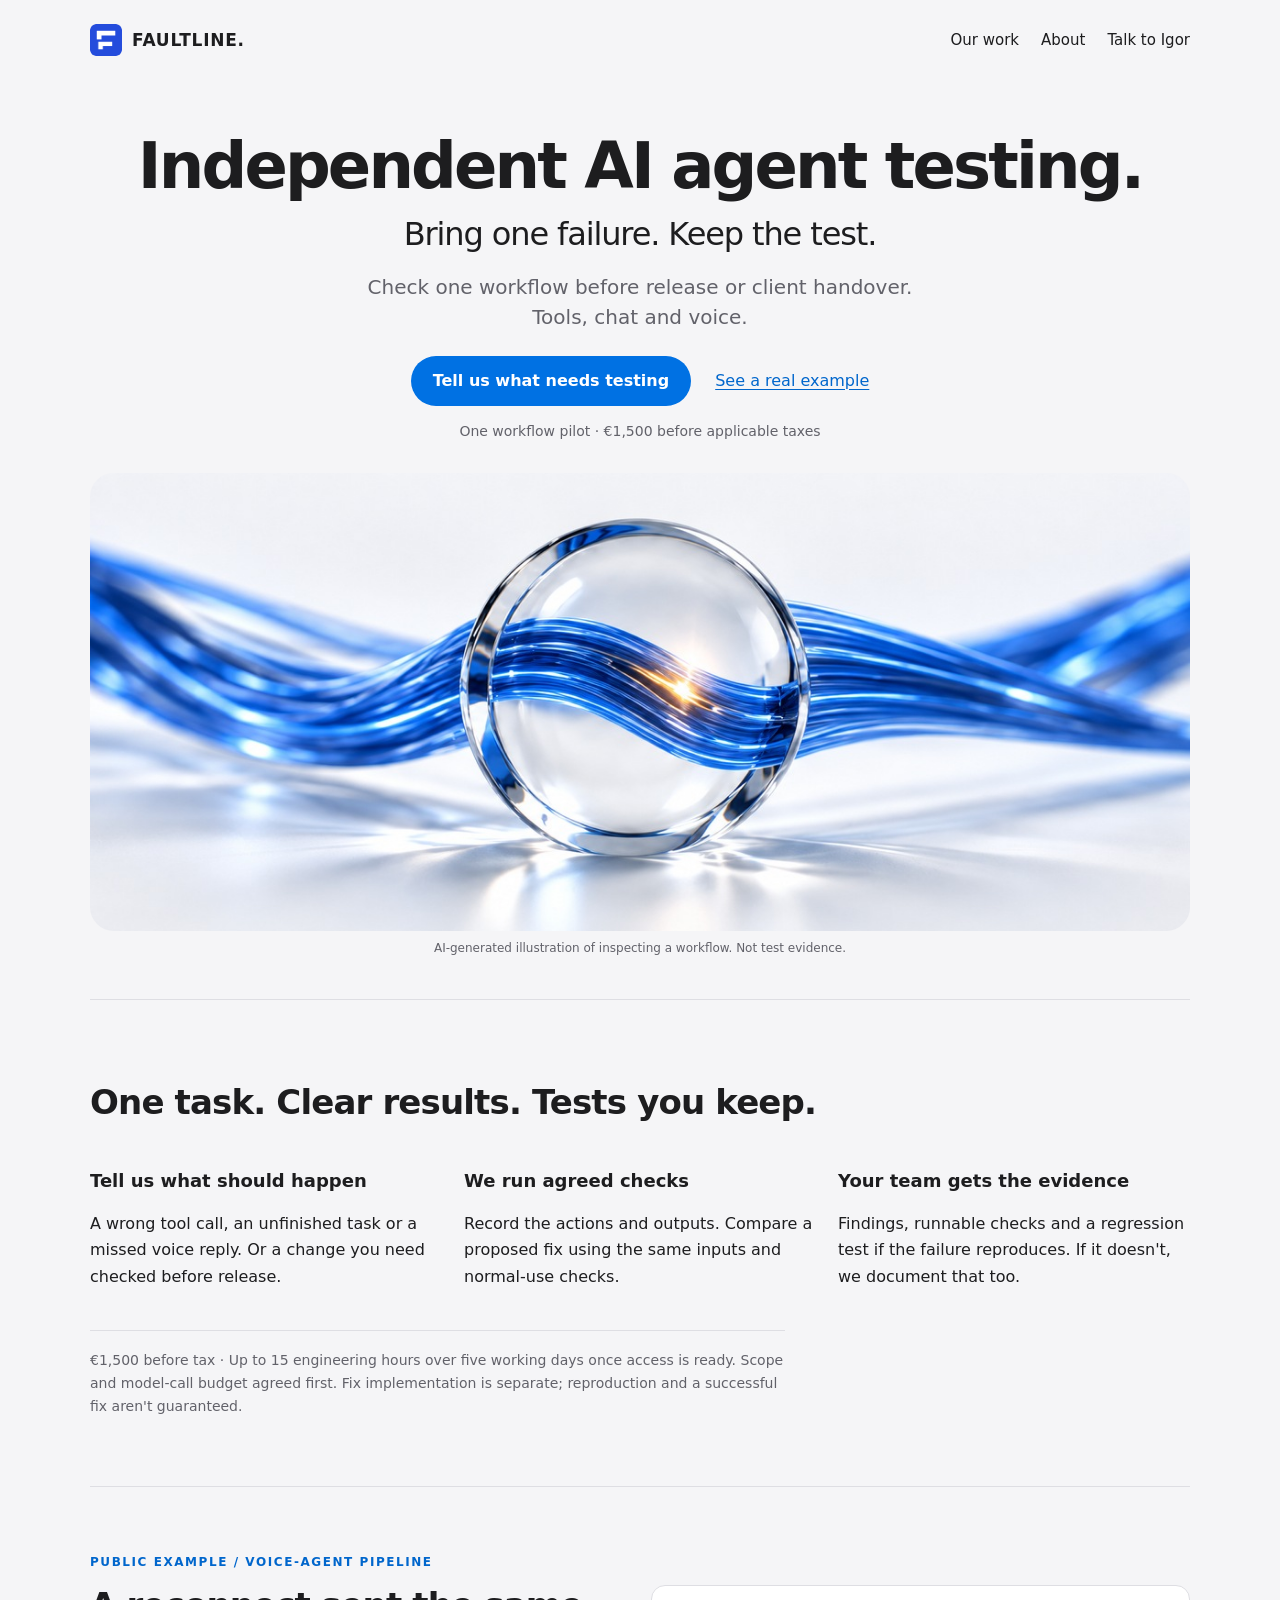
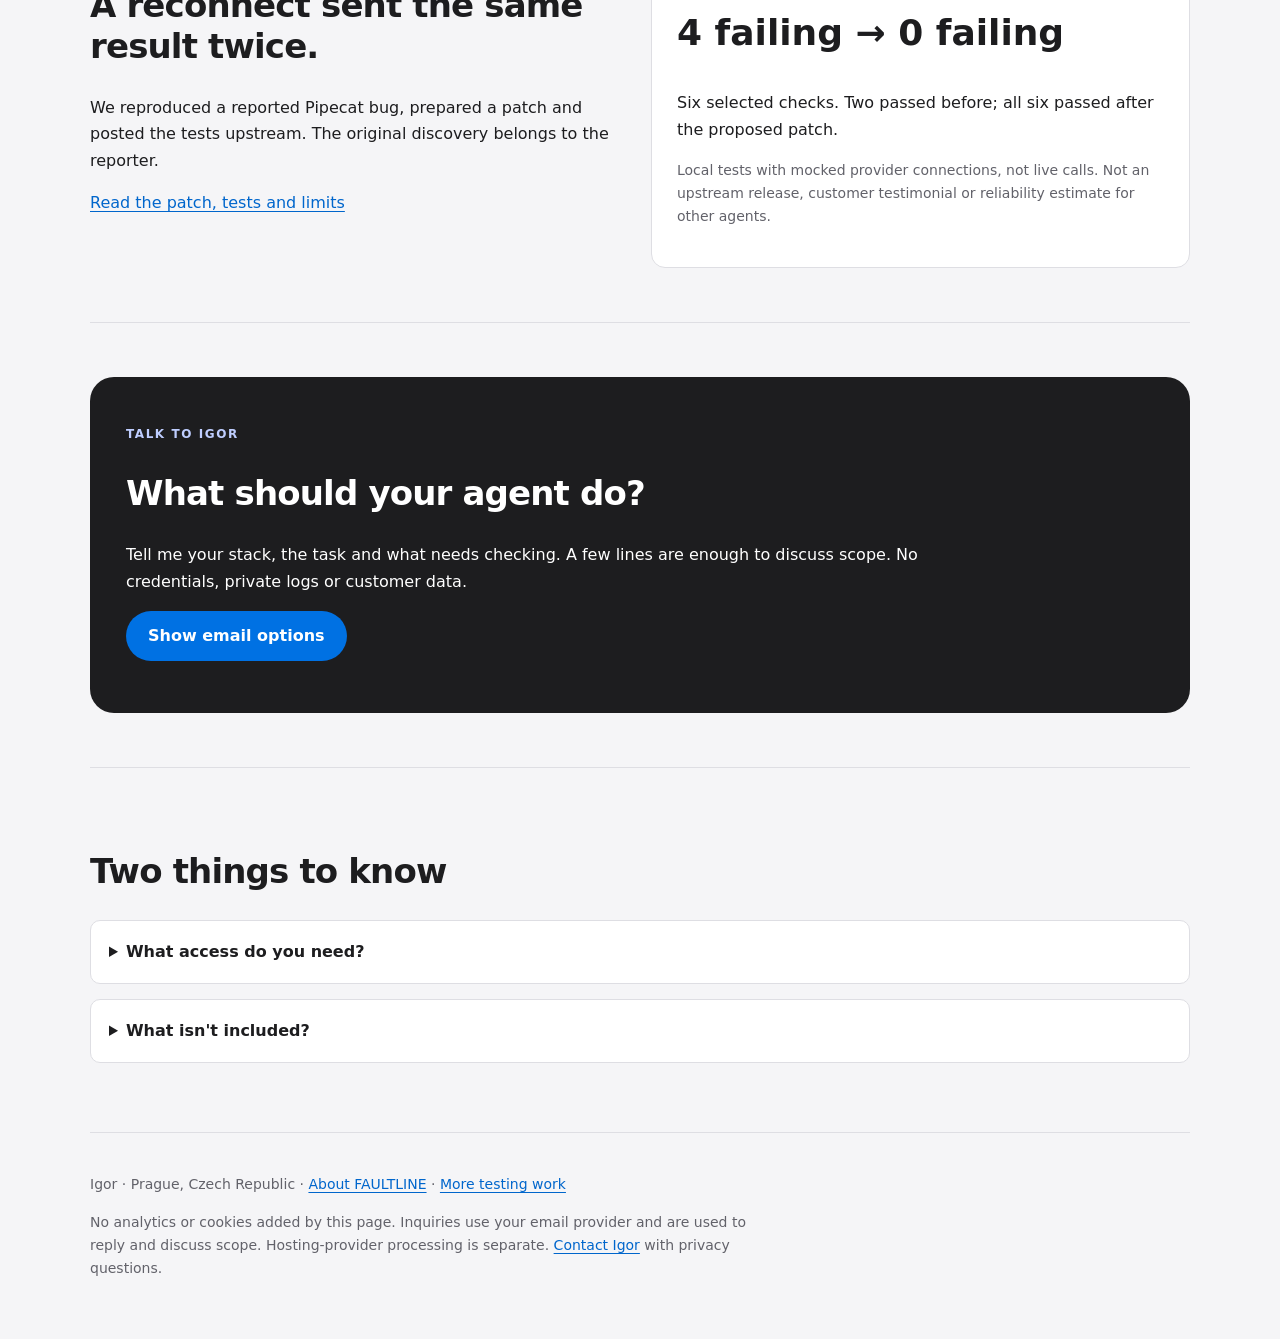
<file: index.html>
<!doctype html>
<html lang="en">
<head>
<meta charset="utf-8"><meta name="viewport" content="width=device-width,initial-scale=1">
<meta name="description" content="Independent AI agent testing for tools, chat, workflows and voice. Bring one task. Get the results and tests your team can rerun.">
<link rel="icon" href="icon.svg"><link rel="stylesheet" href="campaign-styles.css"><title>AI Agent Testing Service | FAULTLINE</title>
<!-- Google tag (gtag.js) -->
<script async src="https://www.googletagmanager.com/gtag/js?id=AW-817905684"></script>
<script>
  window.dataLayer = window.dataLayer || [];
  function gtag(){dataLayer.push(arguments);}
  gtag('js', new Date());

  gtag('config', 'AW-817905684');
</script>
</head>
<body class="landing">
<a class="skip" href="#main">Skip to content</a>
<header class="wrap top"><a class="brand" href="index.html"><img src="assets/faultline-logo-1200.png" width="32" height="32" alt="">FAULTLINE.</a><nav aria-label="Main navigation"><a href="#work">Our work</a><a href="about.html">About</a><a href="#contact">Talk to Igor</a></nav></header>
<main class="wrap" id="main">
<section class="hero hero-showcase">
<div class="hero-message"><h1>Independent AI agent testing.</h1>
<p class="hero-tagline">Bring one failure. Keep the test.</p>
<p class="intro">Check one workflow before release or client handover.<br>Tools, chat and voice.</p>
<div class="cta-row"><a class="button" href="#contact">Tell us what needs testing</a><a href="#evidence">See a real example</a></div>
<p class="small">One workflow pilot · €1,500 before applicable taxes</p></div>
<figure class="hero-art"><picture><source media="(max-width:700px)" srcset="assets/optical-square.jpg" width="1200" height="1200"><img src="assets/optical-landscape.jpg" width="1200" height="628" fetchpriority="high" alt="A clear lens isolates an amber point within a flowing blue signal"></picture><figcaption>AI-generated illustration of inspecting a workflow. Not test evidence.</figcaption></figure>
</section>
<section class="section" id="process"><h2>One task. Clear results. Tests you keep.</h2>
<div class="grid thirds">
<article><h3>Tell us what should happen</h3><p>A wrong tool call, an unfinished task or a missed voice reply. Or a change you need checked before release.</p></article>
<article><h3>We run agreed checks</h3><p>Record the actions and outputs. Compare a proposed fix using the same inputs and normal-use checks.</p></article>
<article><h3>Your team gets the evidence</h3><p>Findings, runnable checks and a regression test if the failure reproduces. If it doesn't, we document that too.</p></article>
</div>
<p class="small offer-line">€1,500 before tax · Up to 15 engineering hours over five working days once access is ready. Scope and model-call budget agreed first. Fix implementation is separate; reproduction and a successful fix aren't guaranteed.</p>
</section>
<section class="section" id="work"><p class="eyebrow" id="evidence">Public example / voice-agent pipeline</p><div class="grid">
<div><h2>A reconnect sent the same result twice.</h2><p>We reproduced a reported Pipecat bug, prepared a patch and posted the tests upstream. The original discovery belongs to the reporter.</p><a href="pipecat-6301/report.html">Read the patch, tests and limits</a></div>
<div class="card"><p class="number">4 failing → 0 failing</p><p>Six selected checks. Two passed before; all six passed after the proposed patch.</p><p class="small">Local tests with mocked provider connections, not live calls. Not an upstream release, customer testimonial or reliability estimate for other agents.</p></div></div></section>
<section class="section" id="contact"><div class="landing-contact"><p class="eyebrow">Talk to Igor</p><h2>What should your agent do?</h2><p>Tell me your stack, the task and what needs checking. A few lines are enough to discuss scope. No credentials, private logs or customer data.</p>
<button type="button" id="show-email" aria-expanded="false" aria-controls="email-options" hidden>Show email options</button>
<noscript><p>Enable JavaScript to reveal the email contact. Nothing is sent from this page.</p></noscript>
<div id="email-options" hidden>
<p id="email-address"></p>
<div class="cta-row"><a id="email-cta" class="button">Open email draft</a><button type="button" class="secondary" id="copy-email">Copy address</button></div>
<p class="muted small">Use your mail app or copy the address. Nothing is sent until you press Send.</p>
</div><p id="copy-status" role="status" aria-live="polite"></p></div></section>
<section class="section" id="questions"><h2>Two things to know</h2>
<details><summary>What access do you need?</summary><p>We agree on a synthetic example, a minimal test environment or a run by your engineer. Production access isn't needed to start.</p></details>
<details><summary>What isn't included?</summary><p>Security audits, certification, training and production changes. Passing checks don't guarantee whole-system reliability. FAULTLINE is independent; framework examples aren't endorsements.</p></details>
</section>
</main>
<footer class="wrap small"><p>Igor · Prague, Czech Republic · <a href="about.html">About FAULTLINE</a> · <a href="pipecat-silence.html">More testing work</a></p><p>No analytics or cookies added by this page. Inquiries use your email provider and are used to reply and discuss scope. Hosting-provider processing is separate. <a href="#contact">Contact Igor</a> with privacy questions.</p></footer>
<script src="landing.js"></script>
</body></html>
</file>
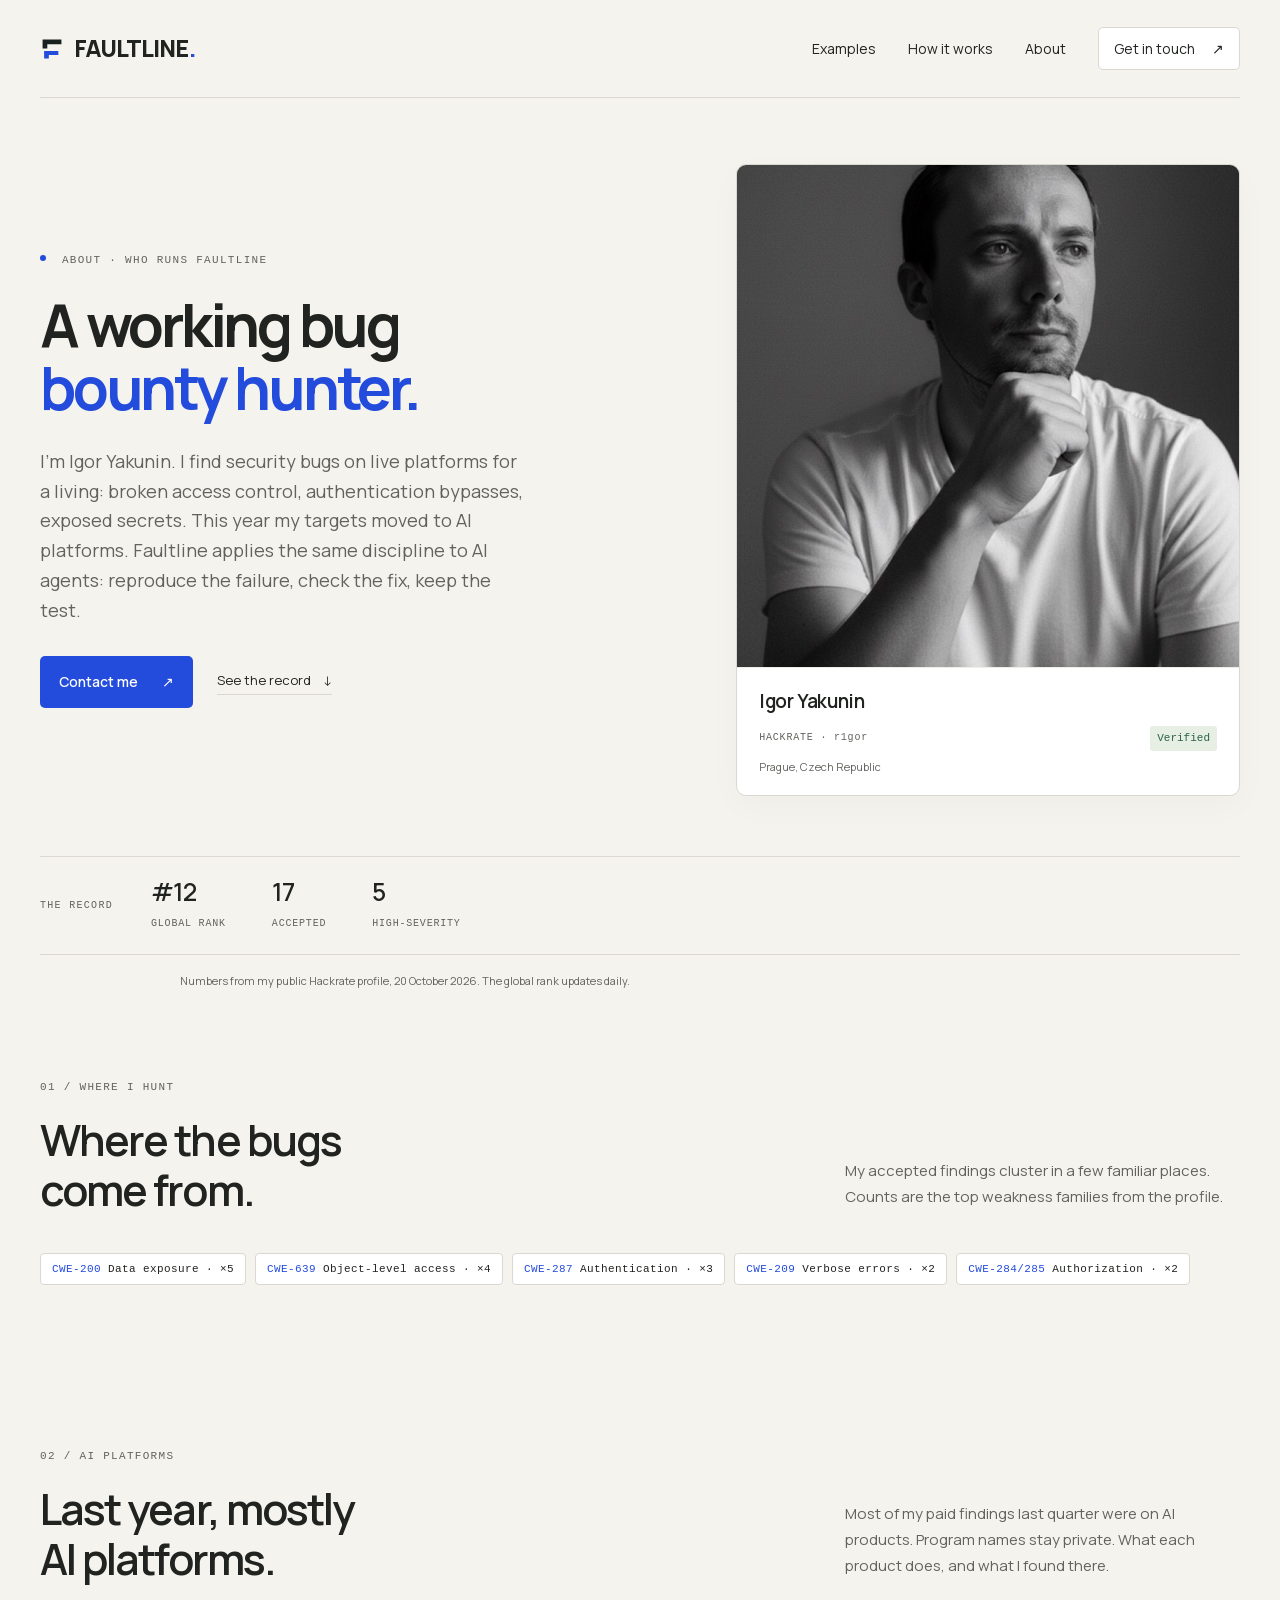
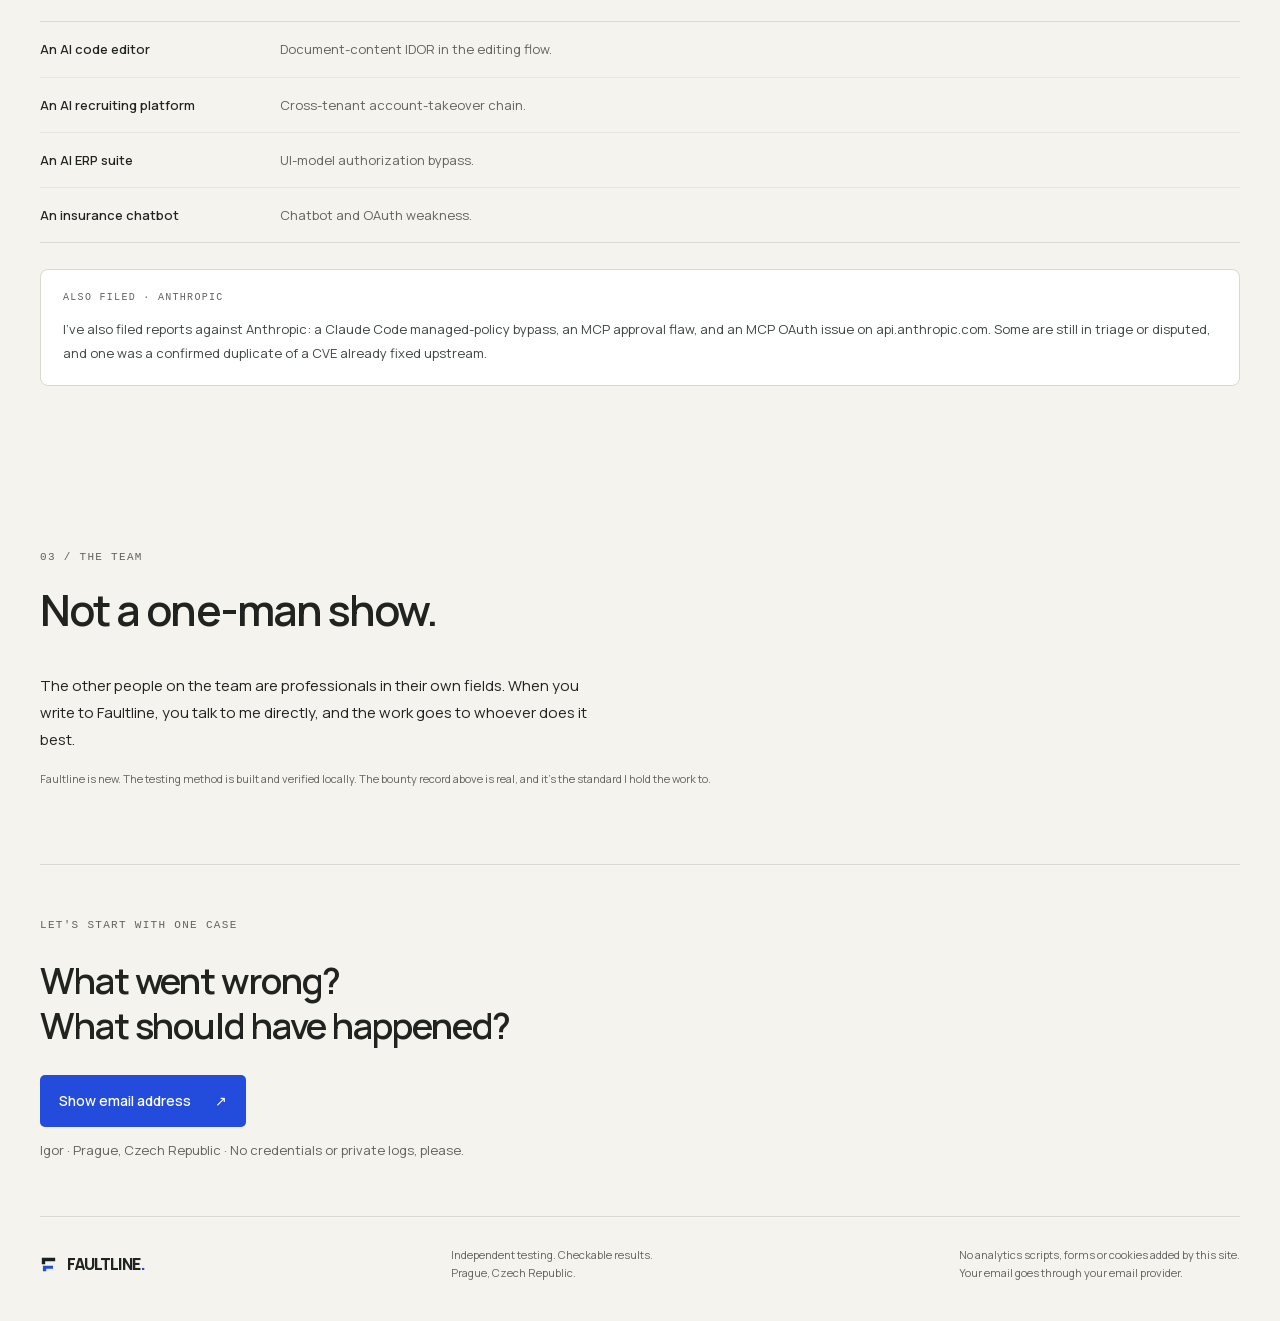
<file: about.html>
<!doctype html>
<html lang="en">
<head>
  <meta charset="utf-8">
  <meta name="viewport" content="width=device-width, initial-scale=1">
  <meta name="description" content="The person behind Faultline: Igor Yakunin, a working bug bounty hunter. Verified Hackrate record and paid AI-platform findings.">
  <meta name="theme-color" content="#f5f3ee">
  <title>About | FAULTLINE</title>
  <link rel="icon" href="icon.svg" type="image/svg+xml">
  <link rel="stylesheet" href="styles.css">
  <script src="contact.js" defer></script>
  <script src="reveal.js" defer></script>
</head>
<body>
  <a class="skip" href="#main">Skip to content</a>
  <header class="nav wrap">
    <a class="wordmark" href="index.html" aria-label="Faultline home"><svg viewBox="0 0 28 28" aria-hidden="true"><path fill="#18211f" d="M3 3h22v5.5H8.5v4.9H3z"/><path fill="#244cdc" d="M4.8 16.2H21.4V21H10.3V25H4.8z"/></svg>FAULTLINE<span class="brand-dot">.</span></a>
    <nav aria-label="Main navigation"><a href="index.html#work">Examples</a><a href="index.html#process">How it works</a><a href="about.html" aria-current="page">About</a><a class="nav-contact" href="#contact">Get in touch <span aria-hidden="true">↗</span></a></nav>
  </header>
  <main id="main">
    <section class="about-hero wrap" aria-labelledby="about-title">
      <div class="hero-copy">
        <p class="eyebrow"><span class="status-dot" aria-hidden="true"></span> About · who runs Faultline</p>
        <h1 id="about-title">A working bug<br><span>bounty hunter.</span></h1>
        <p class="intro">I'm Igor Yakunin. I find security bugs on live platforms for a living: broken access control, authentication bypasses, exposed secrets. This year my targets moved to AI platforms. Faultline applies the same discipline to AI agents: reproduce the failure, check the fix, keep the test.</p>
        <div class="hero-actions"><a class="button" href="#contact">Contact me <span aria-hidden="true">↗</span></a><a class="text-link" href="#record">See the record <span aria-hidden="true">↓</span></a></div>
      </div>
      <figure class="avatar-card reveal">
        <img src="ava.jpg" alt="Igor Yakunin" width="640" height="640">
        <figcaption class="avatar-meta">
          <strong>Igor Yakunin</strong>
          <div class="avatar-line"><span class="mono">HACKRATE · r1gor</span><span class="badge good">Verified</span></div>
          <p class="quiet">Prague, Czech Republic</p>
        </figcaption>
      </figure>
    </section>

    <div class="about-stats wrap reveal">
      <span class="mono">THE RECORD</span>
      <div class="stat-row">
        <div class="stat"><strong>#12</strong><span>global rank</span></div>
        <div class="stat"><strong>17</strong><span>accepted</span></div>
        <div class="stat"><strong>5</strong><span>high-severity</span></div>
      </div>
    </div>
    <p class="about-note wrap">Numbers from my public Hackrate profile, 20 October 2026. The global rank updates daily.</p>

    <section id="record" class="section wrap" aria-labelledby="focus-title">
      <div class="section-heading reveal"><div><p class="eyebrow">01 / WHERE I HUNT</p><h2 id="focus-title">Where the bugs<br>come from.</h2></div><p class="section-intro">My accepted findings cluster in a few familiar places. Counts are the top weakness families from the profile.</p></div>
      <div class="chip-row reveal">
        <span class="chip"><b>CWE-200</b>Data exposure · ×5</span>
        <span class="chip"><b>CWE-639</b>Object-level access · ×4</span>
        <span class="chip"><b>CWE-287</b>Authentication · ×3</span>
        <span class="chip"><b>CWE-209</b>Verbose errors · ×2</span>
        <span class="chip"><b>CWE-284/285</b>Authorization · ×2</span>
      </div>
    </section>

    <section class="section wrap" aria-labelledby="ai-title">
      <div class="section-heading reveal"><div><p class="eyebrow">02 / AI PLATFORMS</p><h2 id="ai-title">Last year, mostly<br>AI platforms.</h2></div><p class="section-intro">Most of my paid findings last quarter were on AI products. Program names stay private. What each product does, and what I found there.</p></div>
      <ul class="paid-list reveal">
        <li><span class="who">An AI code editor</span><p>Document-content IDOR in the editing flow.</p></li>
        <li><span class="who">An AI recruiting platform</span><p>Cross-tenant account-takeover chain.</p></li>
        <li><span class="who">An AI ERP suite</span><p>UI-model authorization bypass.</p></li>
        <li><span class="who">An insurance chatbot</span><p>Chatbot and OAuth weakness.</p></li>
      </ul>
      <div class="also-filed reveal">
        <p class="mono">ALSO FILED · ANTHROPIC</p>
        <p>I've also filed reports against Anthropic: a Claude Code managed-policy bypass, an MCP approval flaw, and an MCP OAuth issue on api.anthropic.com. Some are still in triage or disputed, and one was a confirmed duplicate of a CVE already fixed upstream.</p>
      </div>
    </section>

    <section class="section wrap" aria-labelledby="team-title">
      <div class="section-heading reveal"><div><p class="eyebrow">03 / THE TEAM</p><h2 id="team-title">Not a one-man show.</h2></div></div>
      <p class="team-copy reveal">The other people on the team are professionals in their own fields. When you write to Faultline, you talk to me directly, and the work goes to whoever does it best.</p>
      <p class="about-note">Faultline is new. The testing method is built and verified locally. The bounty record above is real, and it's the standard I hold the work to.</p>
    </section>

    <section id="contact" class="contact wrap reveal"><div class="contact-heading"><p class="eyebrow">LET'S START WITH ONE CASE</p><h2>What went wrong?<br>What should have happened?</h2></div><div class="email-reveal" id="contact-address" aria-live="polite"><button class="button" id="reveal-contact" type="button">Show email address <span aria-hidden="true">↗</span></button></div><noscript><p class="quiet">Enable JavaScript to reveal the email address.</p></noscript><p class="quiet">Igor · Prague, Czech Republic · No credentials or private logs, please.</p></section>
  </main>
  <footer class="footer wrap"><a class="wordmark footer-brand" href="index.html"><svg viewBox="0 0 28 28" aria-hidden="true"><path fill="#18211f" d="M3 3h22v5.5H8.5v4.9H3z"/><path fill="#244cdc" d="M4.8 16.2H21.4V21H10.3V25H4.8z"/></svg>FAULTLINE<span class="brand-dot">.</span></a><p>Independent testing. Checkable results.<br>Prague, Czech Republic.</p><p>No analytics scripts, forms or cookies added by this site.<br>Your email goes through your email provider.</p></footer>
</body>
</html>
</file>
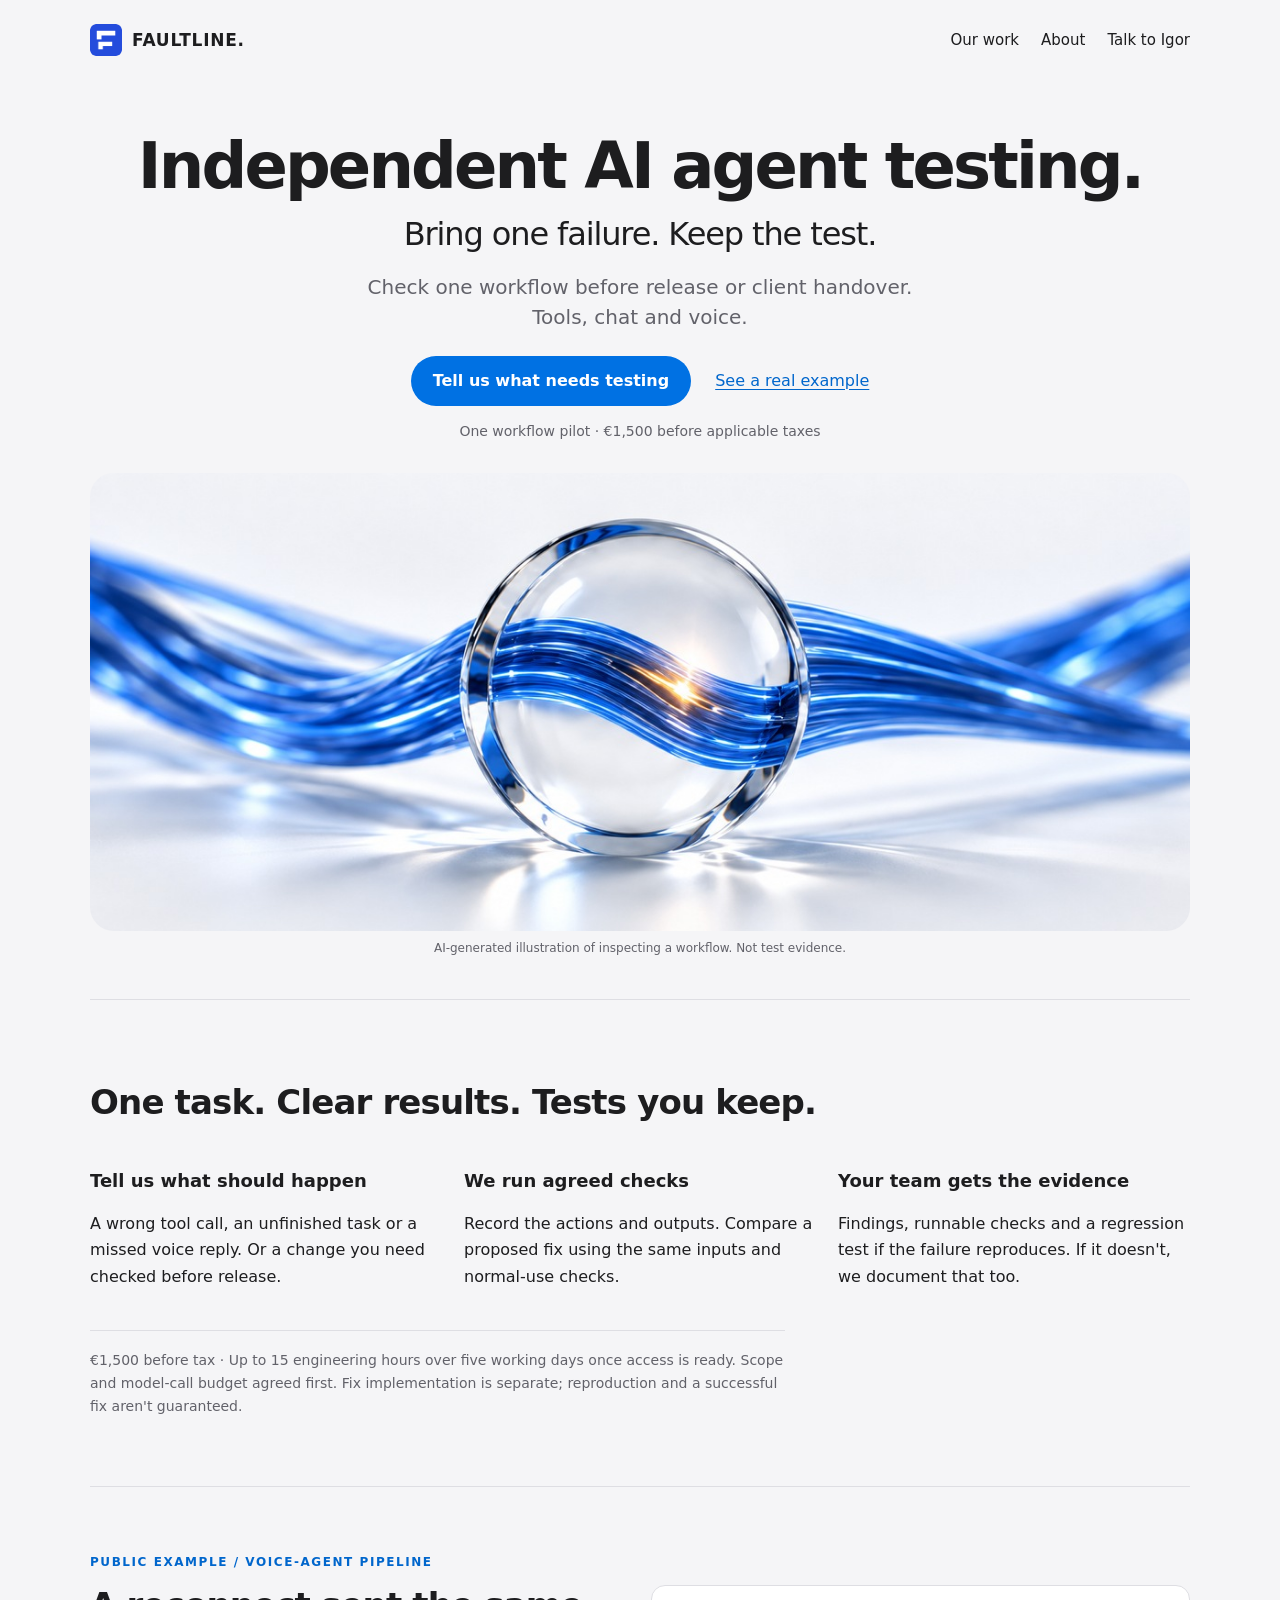
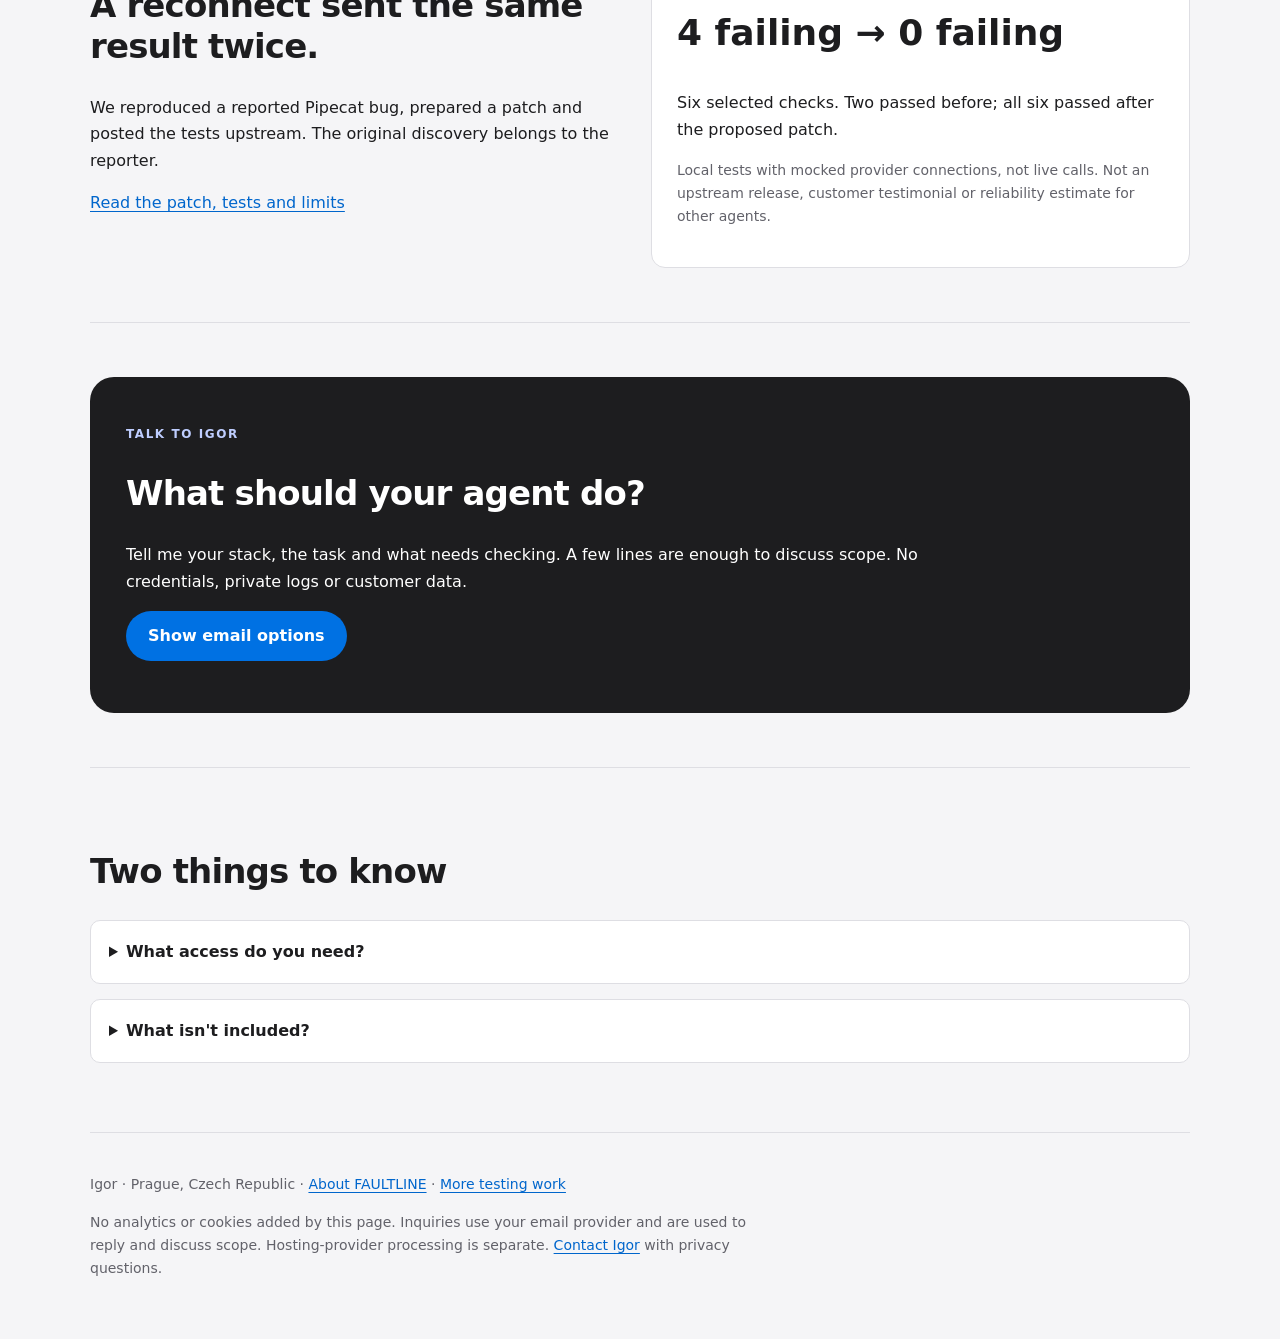
<file: ai-agent-testing.html>
<!doctype html>
<html lang="en">
<head>
<meta charset="utf-8"><meta name="viewport" content="width=device-width,initial-scale=1">
<meta name="description" content="Independent AI agent testing for tools, chat, workflows and voice. Bring one task. Get the results and tests your team can rerun.">
<link rel="icon" href="icon.svg"><link rel="stylesheet" href="campaign-styles.css"><title>AI Agent Testing Service | FAULTLINE</title>
<link rel="canonical" href="https://ibackstrom.github.io/faultline/">
<!-- Google tag (gtag.js) -->
<script async src="https://www.googletagmanager.com/gtag/js?id=AW-817905684"></script>
<script>
  window.dataLayer = window.dataLayer || [];
  function gtag(){dataLayer.push(arguments);}
  gtag('js', new Date());

  gtag('config', 'AW-817905684');
</script>
</head>
<body class="landing" data-campaign="FLSEARCH01">
<a class="skip" href="#main">Skip to content</a>
<header class="wrap top"><a class="brand" href="index.html"><img src="assets/faultline-logo-1200.png" width="32" height="32" alt="">FAULTLINE.</a><nav aria-label="Main navigation"><a href="#work">Our work</a><a href="about.html">About</a><a href="#contact">Talk to Igor</a></nav></header>
<main class="wrap" id="main">
<section class="hero hero-showcase">
<div class="hero-message"><h1>Independent AI agent testing.</h1>
<p class="hero-tagline">Bring one failure. Keep the test.</p>
<p class="intro">Check one workflow before release or client handover.<br>Tools, chat and voice.</p>
<div class="cta-row"><a class="button" href="#contact">Tell us what needs testing</a><a href="#evidence">See a real example</a></div>
<p class="small">One workflow pilot · €1,500 before applicable taxes</p></div>
<figure class="hero-art"><picture><source media="(max-width:700px)" srcset="assets/optical-square.jpg" width="1200" height="1200"><img src="assets/optical-landscape.jpg" width="1200" height="628" fetchpriority="high" alt="A clear lens isolates an amber point within a flowing blue signal"></picture><figcaption>AI-generated illustration of inspecting a workflow. Not test evidence.</figcaption></figure>
</section>
<section class="section" id="process"><h2>One task. Clear results. Tests you keep.</h2>
<div class="grid thirds">
<article><h3>Tell us what should happen</h3><p>A wrong tool call, an unfinished task or a missed voice reply. Or a change you need checked before release.</p></article>
<article><h3>We run agreed checks</h3><p>Record the actions and outputs. Compare a proposed fix using the same inputs and normal-use checks.</p></article>
<article><h3>Your team gets the evidence</h3><p>Findings, runnable checks and a regression test if the failure reproduces. If it doesn't, we document that too.</p></article>
</div>
<p class="small offer-line">€1,500 before tax · Up to 15 engineering hours over five working days once access is ready. Scope and model-call budget agreed first. Fix implementation is separate; reproduction and a successful fix aren't guaranteed.</p>
</section>
<section class="section" id="work"><p class="eyebrow" id="evidence">Public example / voice-agent pipeline</p><div class="grid">
<div><h2>A reconnect sent the same result twice.</h2><p>We reproduced a reported Pipecat bug, prepared a patch and posted the tests upstream. The original discovery belongs to the reporter.</p><a href="pipecat-6301/report.html">Read the patch, tests and limits</a></div>
<div class="card"><p class="number">4 failing → 0 failing</p><p>Six selected checks. Two passed before; all six passed after the proposed patch.</p><p class="small">Local tests with mocked provider connections, not live calls. Not an upstream release, customer testimonial or reliability estimate for other agents.</p></div></div></section>
<section class="section" id="contact"><div class="landing-contact"><p class="eyebrow">Talk to Igor</p><h2>What should your agent do?</h2><p>Tell me your stack, the task and what needs checking. A few lines are enough to discuss scope. No credentials, private logs or customer data.</p>
<button type="button" id="show-email" aria-expanded="false" aria-controls="email-options" hidden>Show email options</button>
<noscript><p>Enable JavaScript to reveal the email contact. Nothing is sent from this page.</p></noscript>
<div id="email-options" hidden>
<p id="email-address"></p>
<div class="cta-row"><a id="email-cta" class="button">Open email draft</a><button type="button" class="secondary" id="copy-email">Copy address</button></div>
<p class="muted small">Use your mail app or copy the address. Nothing is sent until you press Send. Include FLSEARCH01 in the subject if you came from the ad.</p>
</div><p id="copy-status" role="status" aria-live="polite"></p></div></section>
<section class="section" id="questions"><h2>Two things to know</h2>
<details><summary>What access do you need?</summary><p>We agree on a synthetic example, a minimal test environment or a run by your engineer. Production access isn't needed to start.</p></details>
<details><summary>What isn't included?</summary><p>Security audits, certification, training and production changes. Passing checks don't guarantee whole-system reliability. FAULTLINE is independent; framework examples aren't endorsements.</p></details>
</section>
</main>
<footer class="wrap small"><p>Igor · Prague, Czech Republic · <a href="about.html">About FAULTLINE</a> · <a href="pipecat-silence.html">More testing work</a></p><p>No analytics or cookies added by this page. Inquiries use your email provider and are used to reply and discuss scope. Hosting-provider processing is separate. <a href="#contact">Contact Igor</a> with privacy questions.</p></footer>
<script src="landing.js"></script>
</body></html>
</file>
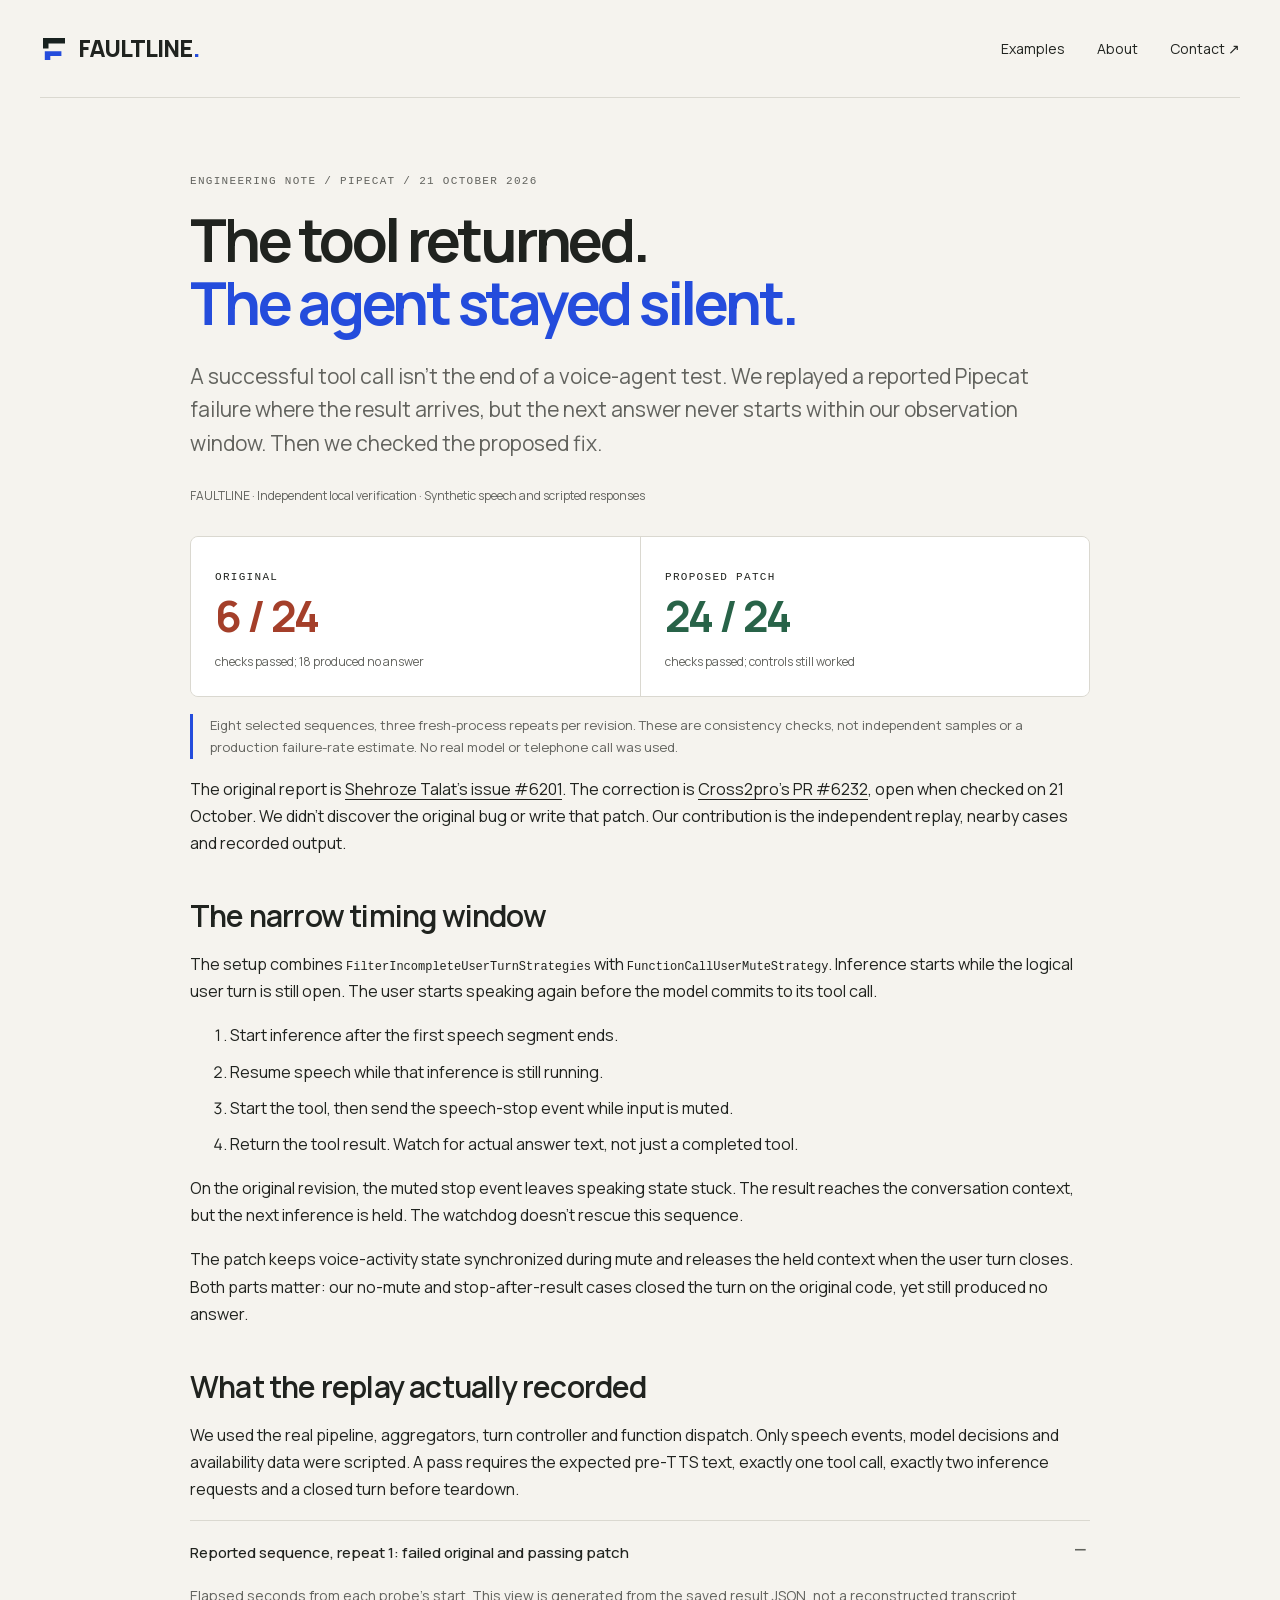
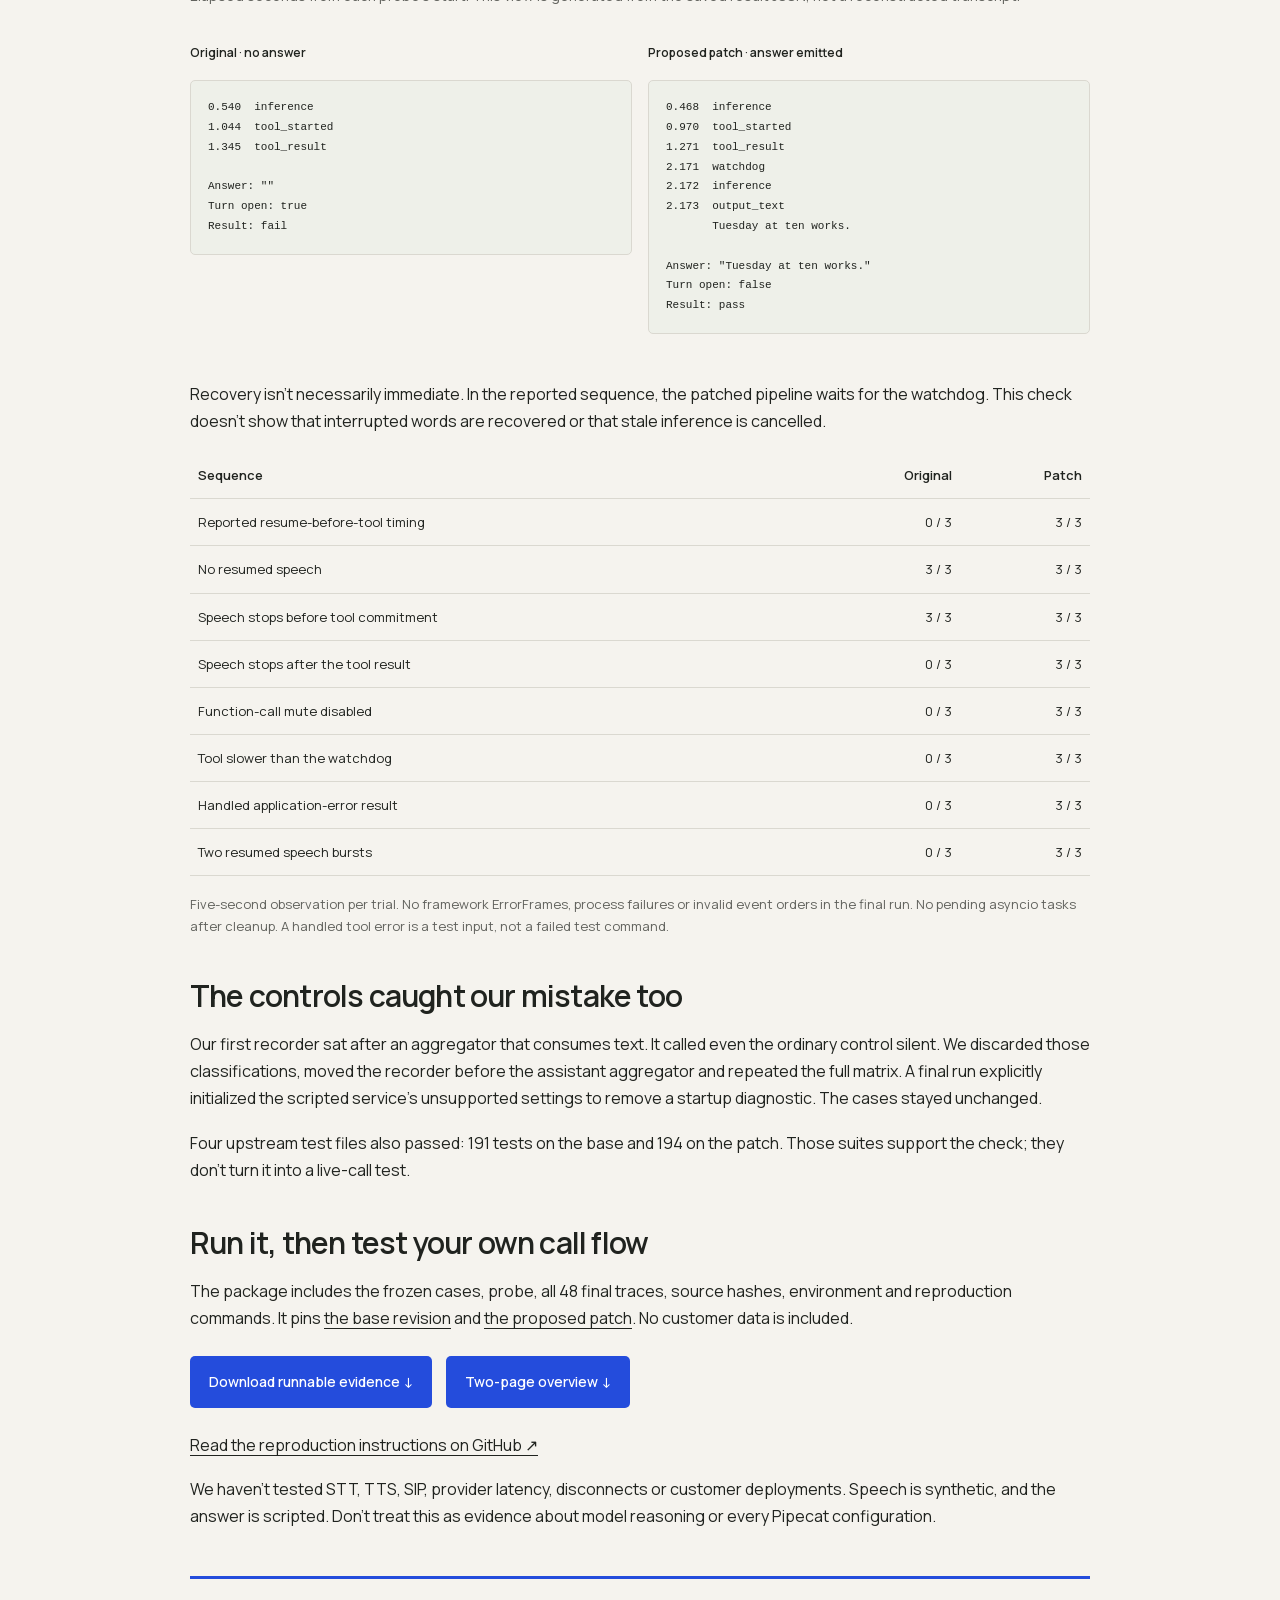
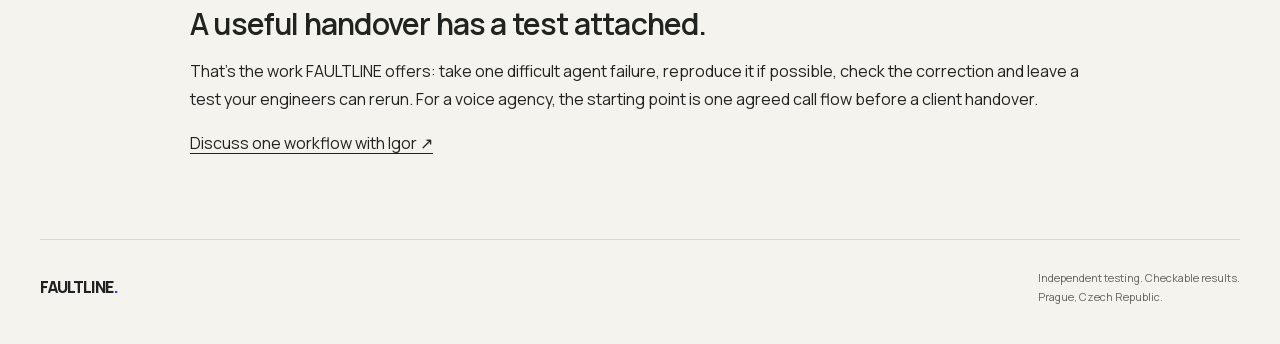
<file: pipecat-silence.html>
<!doctype html>
<html lang="en">
<head>
  <meta charset="utf-8">
  <meta name="viewport" content="width=device-width, initial-scale=1">
  <meta name="description" content="We replayed a reported Pipecat silence bug and checked the proposed fix across eight event sequences. Runnable evidence, controls and limits.">
  <title>The tool returned. The agent stayed silent. | FAULTLINE</title>
  <link rel="icon" href="icon.svg" type="image/svg+xml">
  <link rel="stylesheet" href="styles.css">
  <style>
    .story{max-width:900px;padding-block:58px 65px}.story h1{max-width:850px}.story .lead{font-size:21px;line-height:1.6;color:var(--muted);margin:25px 0}.story p{margin:17px 0}.story h2{font-size:30px;letter-spacing:-.8px;margin:42px 0 16px}.story code{font:12px/1.6 var(--mono);overflow-wrap:anywhere}.byline{font-size:12px;color:var(--muted)}.scoreboard{display:grid;grid-template-columns:1fr 1fr;border:1px solid var(--line);border-radius:8px;overflow:hidden;margin-top:30px}.scoreboard>div{padding:24px;background:#fff}.scoreboard>div+div{border-left:1px solid var(--line)}.scoreboard strong{display:block;font-size:43px;line-height:1.3;letter-spacing:-2px}.scoreboard .before{color:var(--red)}.scoreboard .after{color:var(--green)}.scoreboard p{font-size:12px;margin:8px 0 0;color:var(--muted)}.story .scope{font-size:13px;color:var(--muted);border-left:3px solid var(--blue);padding-left:17px}.story table{width:100%;border-collapse:collapse;font-size:13px}.story td,.story th{text-align:left;padding:12px 8px;border-bottom:1px solid var(--line)}.story td:not(:first-child),.story th:not(:first-child){text-align:right;white-space:nowrap}.story th{font-weight:600}.story pre{white-space:pre-wrap;overflow-wrap:anywhere;background:#eef0e9;border:1px solid var(--line);padding:17px;font:11px/1.8 var(--mono);border-radius:5px}.traces{display:grid;grid-template-columns:1fr 1fr;gap:16px}.trace-title{font-size:12px;font-weight:600}.story li{margin-block:9px}.story .downloads{display:flex;flex-wrap:wrap;gap:14px;margin:24px 0}.story .offer{border-top:3px solid var(--blue);margin-top:45px;padding-top:8px}.offer h2{margin-top:20px}.story a{overflow-wrap:anywhere}@media(max-width:560px){.story{padding-top:34px}.story h1{font-size:42px}.story .lead{font-size:17px}.scoreboard>div{padding:17px}.scoreboard strong{font-size:36px}.story h2{font-size:26px}.story table{font-size:11px}.story td,.story th{padding:11px 4px}.traces{grid-template-columns:1fr}.story pre{font-size:11px}.byline{font-size:11px}}
  </style>
</head>
<body>
  <a class="skip" href="#main">Skip to content</a>
  <header class="nav wrap"><a class="wordmark" href="index.html"><img src="logo.svg" width="28" height="28" alt="">FAULTLINE<span class="brand-dot">.</span></a><nav aria-label="Main navigation"><a href="index.html#work">Examples</a><a href="about.html">About</a><a href="index.html#contact">Contact ↗</a></nav></header>
  <main id="main" class="story wrap">
    <p class="eyebrow">Engineering note / Pipecat / 21 October 2026</p>
    <h1>The tool returned.<br><span>The agent stayed silent.</span></h1>
    <p class="lead">A successful tool call isn't the end of a voice-agent test. We replayed a reported Pipecat failure where the result arrives, but the next answer never starts within our observation window. Then we checked the proposed fix.</p>
    <p class="byline">FAULTLINE · Independent local verification · Synthetic speech and scripted responses</p>
    <div class="scoreboard" aria-label="Selected checks passed on each revision">
      <div><span class="mono">ORIGINAL</span><strong class="before">6 / 24</strong><p>checks passed; 18 produced no answer</p></div>
      <div><span class="mono">PROPOSED PATCH</span><strong class="after">24 / 24</strong><p>checks passed; controls still worked</p></div>
    </div>
    <p class="scope">Eight selected sequences, three fresh-process repeats per revision. These are consistency checks, not independent samples or a production failure-rate estimate. No real model or telephone call was used.</p>
    <p>The original report is <a href="https://github.com/pipecat-ai/pipecat/issues/6201">Shehroze Talat's issue #6201</a>. The correction is <a href="https://github.com/pipecat-ai/pipecat/pull/6232">Cross2pro's PR #6232</a>, open when checked on 21 October. We didn't discover the original bug or write that patch. Our contribution is the independent replay, nearby cases and recorded output.</p>

    <h2>The narrow timing window</h2>
    <p>The setup combines <code>FilterIncompleteUserTurnStrategies</code> with <code>FunctionCallUserMuteStrategy</code>. Inference starts while the logical user turn is still open. The user starts speaking again before the model commits to its tool call.</p>
    <ol>
      <li>Start inference after the first speech segment ends.</li>
      <li>Resume speech while that inference is still running.</li>
      <li>Start the tool, then send the speech-stop event while input is muted.</li>
      <li>Return the tool result. Watch for actual answer text, not just a completed tool.</li>
    </ol>
    <p>On the original revision, the muted stop event leaves speaking state stuck. The result reaches the conversation context, but the next inference is held. The watchdog doesn't rescue this sequence.</p>
    <p>The patch keeps voice-activity state synchronized during mute and releases the held context when the user turn closes. Both parts matter: our no-mute and stop-after-result cases closed the turn on the original code, yet still produced no answer.</p>

    <h2>What the replay actually recorded</h2>
    <p>We used the real pipeline, aggregators, turn controller and function dispatch. Only speech events, model decisions and availability data were scripted. A pass requires the expected pre-TTS text, exactly one tool call, exactly two inference requests and a closed turn before teardown.</p>
    <details open><summary>Reported sequence, repeat 1: failed original and passing patch</summary>
      <p>Elapsed seconds from each probe's start. This view is generated from the saved result JSON, not a reconstructed transcript.</p>
      <div class="traces"><div><p class="trace-title">Original · no answer</p><pre id="base-trace">Loading recorded events…</pre></div><div><p class="trace-title">Proposed patch · answer emitted</p><pre id="patch-trace">Loading recorded events…</pre></div></div>
      <noscript><p><a href="pipecat-6201/run/results.json">Read the saved events without JavaScript.</a></p></noscript>
    </details>
    <p>Recovery isn't necessarily immediate. In the reported sequence, the patched pipeline waits for the watchdog. This check doesn't show that interrupted words are recovered or that stale inference is cancelled.</p>
    <table><caption class="sr-only">Passes out of three repeats for each selected sequence</caption><thead><tr><th scope="col">Sequence</th><th scope="col">Original</th><th scope="col">Patch</th></tr></thead><tbody>
      <tr><td>Reported resume-before-tool timing</td><td>0 / 3</td><td>3 / 3</td></tr>
      <tr><td>No resumed speech</td><td>3 / 3</td><td>3 / 3</td></tr>
      <tr><td>Speech stops before tool commitment</td><td>3 / 3</td><td>3 / 3</td></tr>
      <tr><td>Speech stops after the tool result</td><td>0 / 3</td><td>3 / 3</td></tr>
      <tr><td>Function-call mute disabled</td><td>0 / 3</td><td>3 / 3</td></tr>
      <tr><td>Tool slower than the watchdog</td><td>0 / 3</td><td>3 / 3</td></tr>
      <tr><td>Handled application-error result</td><td>0 / 3</td><td>3 / 3</td></tr>
      <tr><td>Two resumed speech bursts</td><td>0 / 3</td><td>3 / 3</td></tr>
    </tbody></table>
    <p class="quiet">Five-second observation per trial. No framework ErrorFrames, process failures or invalid event orders in the final run. No pending asyncio tasks after cleanup. A handled tool error is a test input, not a failed test command.</p>

    <h2>The controls caught our mistake too</h2>
    <p>Our first recorder sat after an aggregator that consumes text. It called even the ordinary control silent. We discarded those classifications, moved the recorder before the assistant aggregator and repeated the full matrix. A final run explicitly initialized the scripted service's unsupported settings to remove a startup diagnostic. The cases stayed unchanged.</p>
    <p>Four upstream test files also passed: 191 tests on the base and 194 on the patch. Those suites support the check; they don't turn it into a live-call test.</p>

    <h2>Run it, then test your own call flow</h2>
    <p>The package includes the frozen cases, probe, all 48 final traces, source hashes, environment and reproduction commands. It pins <a href="https://github.com/pipecat-ai/pipecat/commit/844dad94866ce589f1e4862eff09dc4f38c3d844">the base revision</a> and <a href="https://github.com/pipecat-ai/pipecat/commit/24c3053c4fe5c02822371394acd6450ebe4de8c9">the proposed patch</a>. No customer data is included.</p>
    <div class="downloads"><a class="button" href="pipecat-6201-evidence.zip">Download runnable evidence ↓</a><a class="button" href="faultline-voice-verification.pdf">Two-page overview ↓</a></div>
    <p><a href="https://github.com/ibackstrom/faultline/tree/main/pipecat-6201">Read the reproduction instructions on GitHub ↗</a></p>
    <p>We haven't tested STT, TTS, SIP, provider latency, disconnects or customer deployments. Speech is synthetic, and the answer is scripted. Don't treat this as evidence about model reasoning or every Pipecat configuration.</p>
    <div class="offer"><h2>A useful handover has a test attached.</h2><p>That's the work FAULTLINE offers: take one difficult agent failure, reproduce it if possible, check the correction and leave a test your engineers can rerun. For a voice agency, the starting point is one agreed call flow before a client handover.</p><p><a href="index.html#contact">Discuss one workflow with Igor ↗</a></p></div>
  </main>
  <footer class="footer wrap"><a class="wordmark" href="index.html">FAULTLINE<span class="brand-dot">.</span></a><p>Independent testing. Checkable results.<br>Prague, Czech Republic.</p></footer>
  <script>
    fetch('pipecat-6201/run/results.json').then(response => {
      if (!response.ok) throw new Error('Evidence could not be loaded');
      return response.json();
    }).then(records => {
      for (const revision of ['base', 'patch']) {
        const trial = records.find(r => r.revision === revision && r.case === 'reported' && r.repeat === 1);
        const kinds = ['inference', 'tool_started', 'tool_result', 'watchdog', 'output_text'];
        const lines = trial.events.filter(e => kinds.includes(e.kind)).map(e => `${e.t.toFixed(3)}  ${e.kind}${e.text ? '\n       ' + e.text : ''}`);
        lines.push('', 'Answer: ' + JSON.stringify(trial.output_text), 'Turn open: ' + trial.snapshot_before_teardown.user_turn_open, 'Result: ' + trial.status);
        document.getElementById(revision + '-trace').textContent = lines.join('\n');
      }
    }).catch(() => {
      for (const revision of ['base', 'patch']) document.getElementById(revision + '-trace').textContent = 'Evidence unavailable here. Download the package to inspect the saved traces.';
    });
  </script>
</body>
</html>
</file>
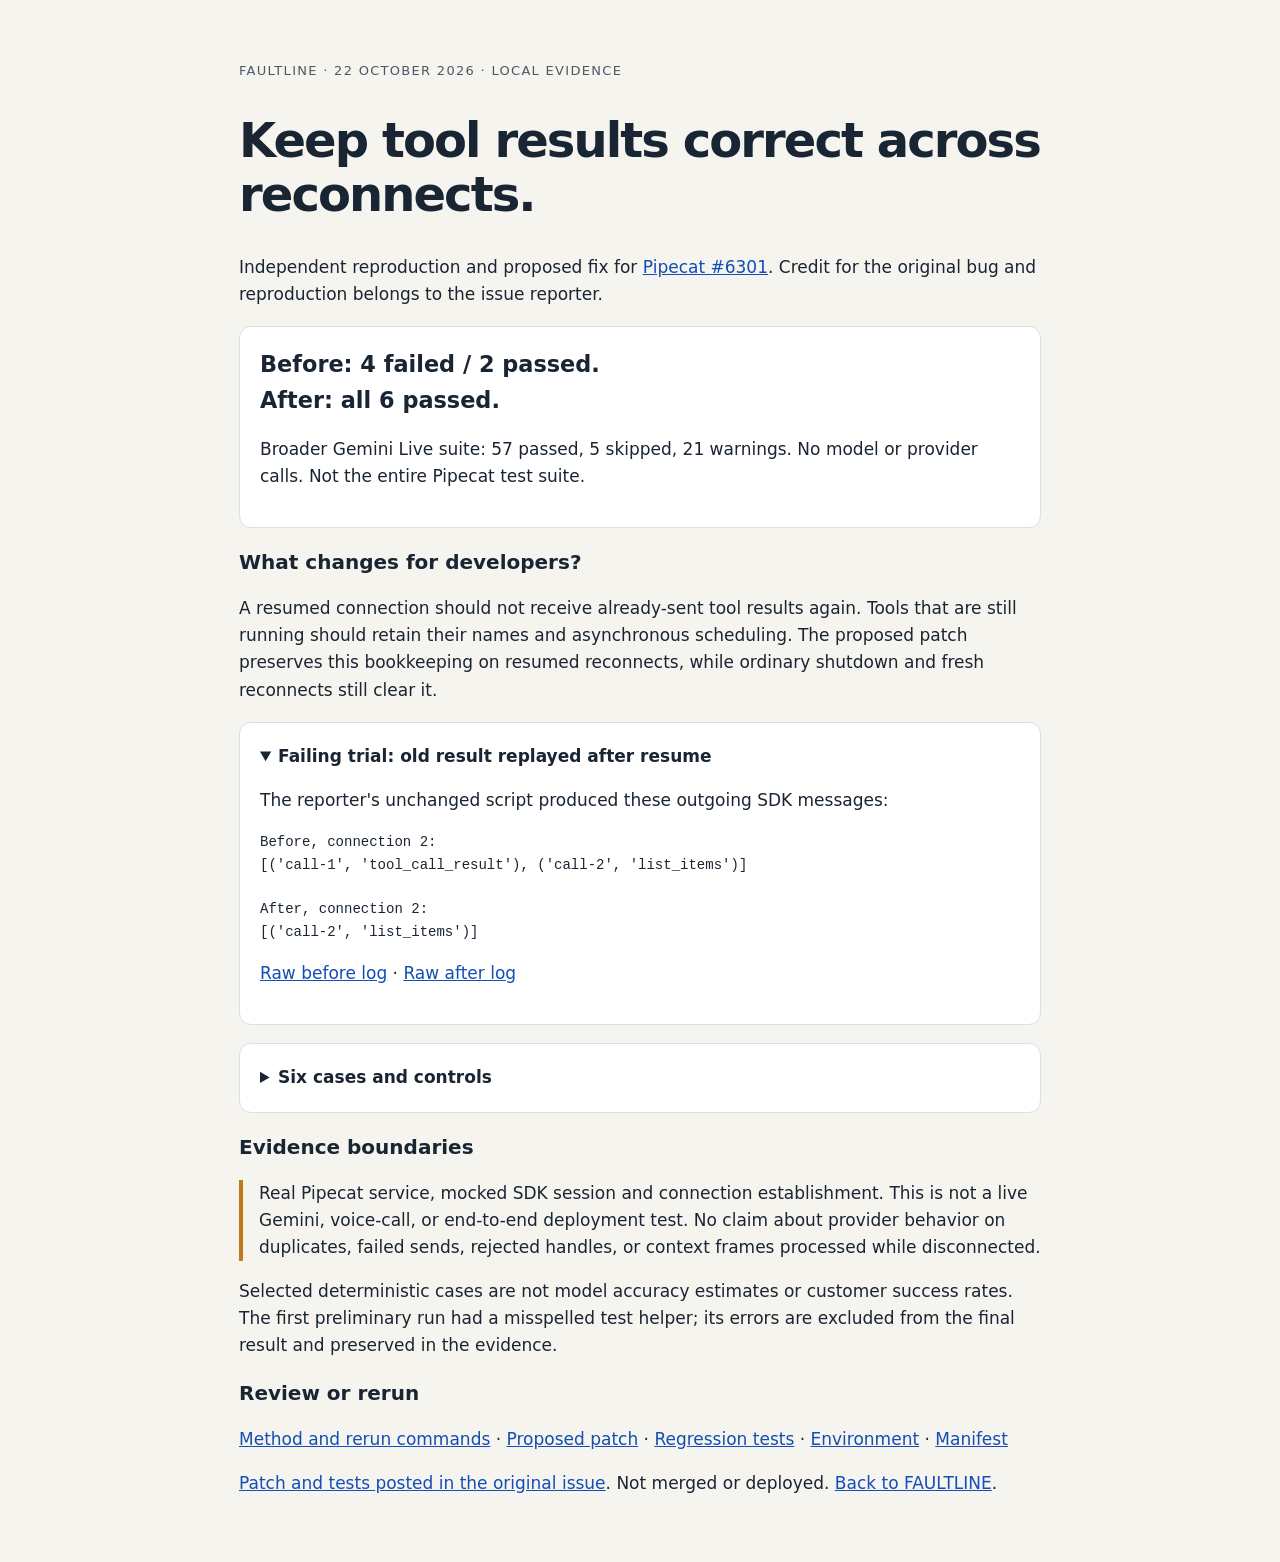
<file: pipecat-6301/report.html>
<!doctype html>
<html lang="en"><head><meta charset="utf-8"><meta name="viewport" content="width=device-width,initial-scale=1">
<title>Pipecat tool resumption — local verification</title>
<link rel="icon" href="data:,">
<style>
*{box-sizing:border-box}body{margin:0;background:#f6f4ef;color:#192532;font:17px/1.6 system-ui,sans-serif}main{max-width:850px;margin:auto;padding:48px 24px}h1{font-size:clamp(2rem,6vw,3rem);line-height:1.12;letter-spacing:-.04em}h2{font-size:1.25rem}a{color:#134db5}section,details{background:white;border:1px solid #d9dfe5;border-radius:12px;padding:20px;margin:18px 0}summary{cursor:pointer;font-weight:650}pre{white-space:pre-wrap;overflow-wrap:anywhere;font-size:14px}code{overflow-wrap:anywhere}.label{font-size:13px;letter-spacing:.1em;text-transform:uppercase;color:#485966}.result{font-size:1.4rem;font-weight:700}.limit{border-left:4px solid #bf7b18;padding-left:16px}li{margin:8px 0}
</style></head><body><main>
<p class="label">FAULTLINE · 22 October 2026 · local evidence</p>
<h1>Keep tool results correct across reconnects.</h1>
<p>Independent reproduction and proposed fix for <a href="https://github.com/pipecat-ai/pipecat/issues/6301">Pipecat #6301</a>. Credit for the original bug and reproduction belongs to the issue reporter.</p>
<section><div class="result">Before: 4 failed / 2 passed.<br>After: all 6 passed.</div><p>Broader Gemini Live suite: 57 passed, 5 skipped, 21 warnings. No model or provider calls. Not the entire Pipecat test suite.</p></section>
<h2>What changes for developers?</h2>
<p>A resumed connection should not receive already-sent tool results again. Tools that are still running should retain their names and asynchronous scheduling. The proposed patch preserves this bookkeeping on resumed reconnects, while ordinary shutdown and fresh reconnects still clear it.</p>
<details open><summary>Failing trial: old result replayed after resume</summary><p>The reporter's unchanged script produced these outgoing SDK messages:</p><pre>Before, connection 2:
[('call-1', 'tool_call_result'), ('call-2', 'list_items')]

After, connection 2:
[('call-2', 'list_items')]</pre><p><a href="reporter-before.txt">Raw before log</a> · <a href="reporter-after.txt">Raw after log</a></p></details>
<details><summary>Six cases and controls</summary><ol><li>Settled regular tool result: no replay across two resumed reconnects.</li><li>Settled async final: no replay across two resumed reconnects.</li><li>Async result finishing after readiness: correct name, WHEN_IDLE, will_continue=false.</li><li>Result added during reconnect, pushed after readiness: delivered once, not swallowed.</li><li>Reconnect without a handle: history seeded, bookkeeping reset.</li><li>Ordinary disconnect with a handle: bookkeeping reset.</li></ol><p>Repeated context pushes must not duplicate newly delivered results.</p><p><a href="base-final.txt">Base assertions</a> · <a href="patched-final.txt">Patched suite</a> · <a href="cases.json">Frozen cases</a></p></details>
<h2>Evidence boundaries</h2><p class="limit">Real Pipecat service, mocked SDK session and connection establishment. This is not a live Gemini, voice-call, or end-to-end deployment test. No claim about provider behavior on duplicates, failed sends, rejected handles, or context frames processed while disconnected.</p>
<p>Selected deterministic cases are not model accuracy estimates or customer success rates. The first preliminary run had a misspelled test helper; its errors are excluded from the final result and preserved in the evidence.</p>
<h2>Review or rerun</h2><p><a href="README.md">Method and rerun commands</a> · <a href="fix.patch">Proposed patch</a> · <a href="test_gemini_live_tool_resumption.py">Regression tests</a> · <a href="environment.txt">Environment</a> · <a href="manifest.json">Manifest</a></p>
<p><a href="https://github.com/pipecat-ai/pipecat/issues/6301#issuecomment-6339049122">Patch and tests posted in the original issue</a>. Not merged or deployed. <a href="../index.html">Back to FAULTLINE</a>.</p>
</main></body></html>
</file>
<file: campaign-styles.css>
:root{--ink:#182532;--muted:#4b5b6b;--blue:#234bc4;--line:#d8dedf;--paper:#f7f5f0;--white:#fff}*{box-sizing:border-box}html{scroll-behavior:smooth}body{margin:0;font:16px/1.65 system-ui,-apple-system,BlinkMacSystemFont,"Segoe UI",sans-serif;color:var(--ink);background:var(--paper)}a{color:var(--blue);text-underline-offset:3px;overflow-wrap:anywhere}a:hover{text-decoration-thickness:2px}button,.button{display:inline-block;font:inherit;font-weight:650;background:var(--blue);color:white;border:0;border-radius:7px;padding:10px 16px;cursor:pointer;text-decoration:none}button.secondary,.button.secondary{background:#e8edf9;color:var(--blue)}button:focus-visible,a:focus-visible,input:focus-visible,textarea:focus-visible{outline:3px solid #a96415;outline-offset:3px}.wrap{width:min(1100px,100% - 40px);margin:auto}.top{padding:22px 0;border-bottom:1px solid var(--line);display:flex;align-items:center;justify-content:space-between;gap:18px}.brand{font-weight:850;letter-spacing:.08em;font-size:17px;color:var(--ink);text-decoration:none}.eyebrow{font-size:12px;letter-spacing:.13em;font-weight:750;text-transform:uppercase;color:var(--blue)}h1{font-size:clamp(34px,5vw,58px);line-height:1.08;letter-spacing:-.045em;max-width:850px;margin:18px 0 24px}h2{font-size:clamp(25px,3vw,34px);line-height:1.2;letter-spacing:-.025em}h3{font-size:20px;line-height:1.3}p{max-width:78ch}.intro{font-size:20px;color:var(--muted);max-width:64ch}.hero{padding:50px 0 30px}.grid{display:grid;grid-template-columns:repeat(2,minmax(0,1fr));gap:22px}.thirds{grid-template-columns:repeat(3,minmax(0,1fr))}.card,article.panel{background:white;border:1px solid var(--line);border-radius:14px;padding:25px;min-width:0}.card h3:first-child{margin-top:0}.notice{background:#fff5df;border:1px solid #d4b875;border-radius:10px;padding:18px 22px}.good{background:#eaf2ef;border-color:#aec9bc}.muted,.small{color:var(--muted)}.small{font-size:14px}.pill{display:inline-block;border:1px solid var(--line);border-radius:30px;padding:4px 12px;font-size:13px}.number{font-size:36px;font-weight:800;line-height:1.2}.section{padding:34px 0;border-top:1px solid var(--line);scroll-margin-top:20px}.toc{display:flex;flex-wrap:wrap;gap:10px 20px;padding:20px 0}.toc a{font-weight:650}.table-wrap{overflow-x:auto}table{border-collapse:collapse;width:100%;font-size:14px}td,th{text-align:left;vertical-align:top;border-bottom:1px solid var(--line);padding:12px 10px;overflow-wrap:anywhere}th{font-weight:700}ol li,ul li{margin:10px 0}li p{margin:5px 0}.copy-row{display:flex;gap:10px;align-items:start;margin:8px 0 20px}.copy-row textarea,.copy-row input{flex:1;min-width:0}textarea,input{font:inherit;color:var(--ink);background:white;border:1px solid #aab5c0;border-radius:7px;padding:10px;width:100%}textarea{resize:vertical;min-height:75px}label,.field-label{font-size:14px;font-weight:700;display:block;margin:14px 0 5px}.count{font-size:12px;font-weight:400;color:var(--muted)}.copy-row button{font-size:13px;white-space:nowrap}details{border:1px solid var(--line);border-radius:10px;background:white;padding:18px;margin:15px 0}summary{cursor:pointer;font-weight:700}pre,code{overflow-wrap:anywhere;white-space:pre-wrap;font-size:14px}img{max-width:100%;height:auto;display:block;border-radius:10px}figure{margin:0}figcaption{font-size:13px;color:var(--muted);padding-top:8px}.asset-grid img{aspect-ratio:1.91;object-fit:cover}.links{display:flex;gap:14px;flex-wrap:wrap;margin-top:12px}footer{border-top:1px solid var(--line);padding:26px 0 45px;margin-top:30px}.status{position:fixed;bottom:15px;right:15px;max-width:calc(100% - 30px);background:var(--ink);color:white;border-radius:9px;padding:10px 16px;z-index:3}.status:empty{display:none}.ad-preview{background:white;border:1px solid var(--line);border-radius:12px;padding:24px;max-width:680px}.ad-title{color:#183eae;font-size:22px;margin:8px 0}.price{font-size:42px;font-weight:800}.checklist label{font-weight:400;display:flex;gap:10px;align-items:start}.checklist input{width:auto;margin-top:7px}.hero-split{display:grid;grid-template-columns:1.4fr 1fr;gap:40px;align-items:center}.hero-split h1{font-size:clamp(35px,4.5vw,56px)}.cta-row{display:flex;flex-wrap:wrap;gap:12px;align-items:center}.landing-image{max-height:340px;width:100%;object-fit:cover}.spaced{margin-top:22px}.example{font-size:19px}.landing-contact{background:#182532;color:white;border-radius:16px;padding:30px}.landing-contact a{color:#bfceff}.landing-contact .button{color:white}.landing-contact .muted{color:#d0d9e1}.landing-contact textarea{margin:15px 0}.landing-contact button.secondary{background:#e8edf9;color:#234bc4}@media(max-width:700px){.grid,.thirds,.hero-split{grid-template-columns:1fr}.wrap{width:calc(100% - 28px)}.hero{padding:30px 0}.card,article.panel{padding:18px}.copy-row{flex-wrap:wrap}.copy-row textarea,.copy-row input{flex-basis:100%}.copy-row button{padding:8px 14px}.intro{font-size:18px}.top{align-items:start}.landing-contact{padding:20px}.toc{gap:8px 15px}}@media(prefers-reduced-motion:reduce){html{scroll-behavior:auto}}@media print{button,.toc,.status{display:none}body{background:white}.grid{display:block}.card,article.panel{break-inside:avoid;margin:15px 0}details>*{display:block!important}}
li{overflow-wrap:anywhere}
.landing-image{max-height:none;height:auto}
#images ol{padding-right:12px}
[hidden]{display:none!important}
:root{--ink:#1d1d1f;--muted:#62626a;--blue:#0066cc;--line:#dedee3;--paper:#f5f5f7}
button,.button{background:#0071e3}
.landing .top{border-bottom:0;padding:24px 0}
.landing .brand{display:inline-flex;align-items:center;gap:10px;font-weight:750;letter-spacing:.045em}
.landing .brand img{width:32px;height:32px;border-radius:6px}
.landing .top nav a{color:var(--ink);text-decoration:none}
.landing .top nav a:hover{color:var(--blue)}
.landing .hero-showcase{padding:52px 0 40px;text-align:center}
.landing .hero-message p{margin-left:auto;margin-right:auto}
.landing .hero h1{font-size:clamp(40px,5vw,68px);font-weight:650;line-height:1.08;max-width:1050px;margin:0 auto 14px}
.landing .hero-tagline{font-size:clamp(24px,2.5vw,34px);line-height:1.2;letter-spacing:-.035em;margin-top:0;margin-bottom:18px}
.landing .hero .intro{font-size:20px;line-height:1.5;margin-top:0;margin-bottom:24px}
.landing .hero .cta-row{justify-content:center;gap:24px}
.landing button,.landing .button{border-radius:999px;padding:12px 22px;font-weight:550}
.landing .hero-art{margin-top:30px}
.landing .hero-art img{width:100%;height:auto;aspect-ratio:2.4;object-fit:cover;object-position:50% 55%;border-radius:24px}
.landing .hero figcaption{font-size:12px}
.landing .section{padding:54px 0}
.landing #process h3{font-size:18px}
.landing .offer-line{border-top:1px solid var(--line);padding-top:18px;margin-top:24px}
.landing #work h2{margin-top:0}
.landing #work .number{margin-top:0}
.landing .landing-contact{background:var(--ink);border-radius:24px;padding:36px}
.landing-contact .eyebrow{color:#bfceff}
#email-address{font-size:20px;overflow-wrap:anywhere}
@media(max-width:700px){.landing .hero-showcase{padding:30px 0}.landing .hero .intro{font-size:18px}.landing .hero .cta-row{gap:16px}.landing .hero-art{margin-top:24px}.landing .hero-art img{aspect-ratio:auto;border-radius:18px}.landing .section{padding:36px 0}.landing .landing-contact{padding:24px}}
.top nav{display:flex;gap:22px;align-items:center;flex-wrap:wrap;font-size:15px}
.skip{position:absolute;left:12px;top:-60px;background:white;padding:8px 16px;z-index:5}
.skip:focus{top:8px}
@media(max-width:700px){.landing .top{flex-wrap:wrap;gap:14px}.landing .top nav{gap:22px}}
#copy-status.status{position:static;max-width:none;margin:0 0 20px}
</file>
<file: styles.css>
@charset "UTF-8";
@font-face{font-family:Manrope;font-style:normal;font-weight:200 800;font-display:swap;src:url("fonts/manrope-latin-variable.woff2") format("woff2");unicode-range:U+0000-00FF,U+0131,U+0152-0153,U+02BB-02BC,U+02C6,U+02DA,U+02DC,U+0304,U+0308,U+0329,U+2000-206F,U+20AC,U+2122,U+2191,U+2193,U+2212,U+2215,U+FEFF,U+FFFD}
:root{--paper:#f5f3ee;--ink:#20231f;--muted:#62635e;--line:#dad8d0;--surface:#eeece5;--blue:#244cdc;--blue-dark:#1538b6;--green:#286348;--red:#a43f2a;--soft-red:#f7e7df;--soft-green:#e7efe5;--sans:Manrope,-apple-system,BlinkMacSystemFont,"Segoe UI",sans-serif;--mono:ui-monospace,SFMono-Regular,Consolas,monospace}
*{box-sizing:border-box}
html{scroll-behavior:smooth;scroll-padding-top:30px}
body{margin:0;background:var(--paper);color:var(--ink);font:16px/1.7 var(--sans);-webkit-font-smoothing:antialiased}
a{color:inherit;text-underline-offset:4px}
a:focus-visible,summary:focus-visible{outline:3px solid var(--blue);outline-offset:5px}
button:focus-visible{outline:3px solid var(--blue);outline-offset:5px}
button{font:inherit;border:0;cursor:pointer}
.email-reveal{margin-top:27px;margin-bottom:12px}
.email-reveal .contact-email{margin:0}
.wrap{width:min(1200px,calc(100% - 80px));margin-inline:auto}
.nav{min-height:98px;display:flex;align-items:center;justify-content:space-between;border-bottom:1px solid var(--line);gap:24px}
.wordmark{font-weight:800;letter-spacing:-1px;text-decoration:none;font-size:23px;display:inline-flex;align-items:center;gap:10px}
.wordmark svg{width:24px;height:24px;fill:var(--ink)}
.brand-dot{color:var(--blue);margin-left:-9px}
nav{display:flex;align-items:center;gap:32px;font-size:14px}
nav a{text-decoration:none}
nav a:hover,.text-link:hover{color:var(--blue)}
.nav-contact{padding:9px 15px;border:1px solid var(--line);border-radius:5px;background:#fff}
.nav-contact span{margin-left:14px}
.hero{display:grid;grid-template-columns:1.12fr 1fr;gap:55px;align-items:center;padding-top:88px;padding-bottom:75px}
.eyebrow,.mono{font:11px/1.6 var(--mono);letter-spacing:1.3px}
.eyebrow{margin:0 0 23px;text-transform:uppercase;color:var(--muted)}
.status-dot{display:inline-block;background:var(--blue);width:6px;height:6px;border-radius:50%;margin-right:8px;vertical-align:2px}
h1,h2,h3,p,figure{margin:0}
h1{font-size:clamp(42px,4.6vw,68px);line-height:1.08;letter-spacing:-.055em;font-weight:700}
h1>span{color:var(--blue)}
.intro{font-size:18px;line-height:1.65;color:var(--muted);max-width:490px;margin-top:27px}
.hero-actions{display:flex;align-items:center;gap:24px;flex-wrap:wrap;margin-top:31px}
.button{display:inline-flex;align-items:center;justify-content:space-between;gap:24px;padding:14px 19px;background:var(--blue);color:#fff;text-decoration:none;font-size:14px;font-weight:550;border-radius:5px;transition:background .15s ease}
.button:hover{background:var(--blue-dark)}
.text-link{font-size:13px;text-decoration:none;border-bottom:1px solid var(--line);padding-bottom:3px}
.text-link span{margin-left:9px}
.quiet{font-size:13px;line-height:1.7;color:var(--muted)}
.hero-note{margin-top:22px}
.trace-card{border:1px solid var(--line);border-radius:12px;background:#fff;box-shadow:0 12px 36px #29251b06;overflow:hidden}
.trace-caption{display:flex;justify-content:space-between;align-items:center;gap:12px;padding:17px 23px;border-bottom:1px solid #eceee8;color:var(--muted)}
.trace-caption .mono{font-size:10px}
.file-label{font:10px/1.5 var(--mono);color:#6c756f}
.trace-heading{display:flex;justify-content:space-between;align-items:center;padding:26px 24px 13px}
.trace-heading h2{font-size:25px;font-weight:550;line-height:1.23;letter-spacing:-.6px}
.trace-symbol{font-size:39px;color:#ccd4c6;font-weight:300}
.trace-run{padding:17px 24px 22px}
.trace-run.after{border-top:1px solid #eceee8}
.run-label{display:flex;align-items:center;justify-content:space-between;gap:8px}
.run-label .mono{font-size:9px;letter-spacing:.5px;color:var(--muted)}
.badge{font:10px/1.5 var(--mono);padding:4px 7px;border-radius:3px;white-space:nowrap}
.bad{color:var(--red);background:var(--soft-red)}
.good{color:var(--green);background:var(--soft-green)}
.graph{display:grid;grid-template-columns:1fr .85fr 1.2fr;align-items:center;padding-top:22px;min-height:105px}
.node{display:flex;gap:9px;align-items:center;font-size:11px;line-height:1.45}
.node-icon{display:flex;align-items:center;justify-content:center;width:29px;height:29px;flex:0 0 29px;background:#f0f2ec;border:1px solid #dfe4d9;border-radius:5px;font-size:14px}
.before .result-node{color:var(--red)}
.before .result-node .node-icon{background:var(--soft-red);border-color:#edc9b9}
.after .result-node{color:var(--green)}
.after .result-node .node-icon{background:var(--soft-green);border-color:#c7d7c3}
.edge{padding-right:11px;text-align:center;position:relative;align-self:center}
.edge>span{font:10px/1.4 var(--mono);color:var(--muted);position:absolute;bottom:10px;left:0;right:11px}
.edge i{display:block;border-top:1px dashed #c5816a;position:relative}
.edge i:after{content:"";position:absolute;width:5px;height:5px;border-top:1px solid #c5816a;border-right:1px solid #c5816a;right:0;top:-3px;transform:rotate(45deg)}
.after .edge i{border-color:#6c9a78}
.after .edge i:after{border-color:#6c9a78}
.trace-foot{font-size:10px;color:var(--muted);padding:13px 24px;border-top:1px solid var(--line);background:#faf9f6}
.small-dot{display:inline-block;height:5px;width:5px;border-radius:50%;background:#689378;margin-right:6px;vertical-align:1px}
.context-strip{border-top:1px solid var(--line);border-bottom:1px solid var(--line);padding:20px 0;display:flex;align-items:center;gap:35px}
.context-strip .mono{font-size:10px;color:var(--muted);white-space:nowrap;flex-shrink:0}
.context-strip p{font-size:15px}
.section{padding-top:88px;padding-bottom:75px}
.section-heading{display:flex;justify-content:space-between;align-items:flex-end;gap:55px;margin-bottom:38px}
h2{font-size:43px;line-height:1.16;letter-spacing:-.045em;font-weight:600}
.section-heading .eyebrow{margin-bottom:18px}
.section-intro{max-width:395px;font-size:15px;color:var(--muted);line-height:1.75;padding-bottom:4px}
.case-grid{display:grid;grid-template-columns:repeat(3,1fr);border-top:1px solid var(--line);border-bottom:1px solid var(--line)}
.case{padding:27px 27px 24px;min-width:0;border-right:1px solid var(--line);display:flex;flex-direction:column}
.case:first-child{padding-left:0}
.case:last-child{border:0;padding-right:0}
.case-top{display:flex;justify-content:space-between;align-items:center;color:var(--muted);margin-bottom:18px}
.case-glyph{font:22px/1 var(--mono);color:var(--blue)}
.case h3{font-size:22px;font-weight:550;line-height:1.3;letter-spacing:-.5px;margin-bottom:17px}
.case>p{font-size:14px;line-height:1.75;color:var(--muted)}
.case>p:not(.case-limit){flex:1}
.case-outcome{display:grid;grid-template-columns:46px 1fr;gap:9px 8px;font-size:12px;line-height:1.5;margin:23px 0 19px;padding-top:17px;border-top:1px solid #e2e5dd}
.before-label{color:var(--red)}
.after-label{color:var(--green)}
.case>p.case-limit{font-size:11px;line-height:1.7;margin-top:0;min-height:56px;color:#68716a}
.proof-panel{display:grid;grid-template-columns:1fr 1.3fr;gap:60px;margin-top:38px;background:#fff;border:1px solid var(--line);border-radius:12px;padding:33px 35px;align-items:center}
.proof-copy .mono{color:var(--muted);font-size:10px;margin-bottom:13px}
.proof-copy h3{font-size:26px;line-height:1.2;font-weight:550;letter-spacing:-.6px;margin-bottom:14px}
.proof-copy>p:not(.mono){font-size:13px;color:var(--muted);line-height:1.75;margin-bottom:15px;max-width:315px}
.proof-copy .text-link{font-size:12px}
.chart-row+.chart-row{margin-top:22px}
.chart-label{display:flex;justify-content:space-between;align-items:baseline;font-size:12px;margin-bottom:9px}
.chart-label strong{font:13px/1.5 var(--mono)}
.check-cells{display:grid;grid-template-columns:repeat(7,1fr);gap:7px}
.check{height:35px;display:grid;place-items:center;font:18px/1 var(--mono);border-radius:4px;border:1px solid #c9d8c4}
.check.pass{color:var(--green);background:#dbe8d7}
.check.fail{color:var(--red);background:#f5dcd0;border-color:#e6bca7}
.chart-note{font-size:10px;color:var(--muted);line-height:1.8;margin-top:16px;max-width:470px}
.evidence-note{font-size:11px;color:var(--muted);line-height:1.8;margin-top:18px;max-width:980px}
.process-section{background:var(--surface);border-top:1px solid var(--line);border-bottom:1px solid var(--line)}
.process-section .section{padding-top:70px;padding-bottom:65px}
.process-grid{display:grid;grid-template-columns:repeat(3,1fr);gap:55px;list-style:none;padding:0;margin:42px 0 0}
.step-number{font:12px/1 var(--mono);color:var(--blue);display:block;border-top:1px solid #cbd1c3;padding-top:19px;margin-bottom:22px}
.process-grid h3{font-size:21px;font-weight:550;letter-spacing:-.4px;margin-bottom:12px}
.process-grid p{font-size:14px;color:var(--muted);line-height:1.8}
.pilot-section{display:grid;grid-template-columns:1.1fr 1fr;gap:100px;align-items:center}
.pilot-copy{max-width:420px;color:var(--muted);margin-top:24px;font-size:15px;line-height:1.85}
.pilot-card{background:#fff;border:1px solid var(--line);border-radius:12px;padding:30px}
.pilot-price{display:flex;align-items:center;gap:20px;padding-bottom:22px;border-bottom:1px solid #e5e8df;margin-bottom:20px}
.pilot-price strong{font-size:38px;letter-spacing:-1.5px;font-weight:550}
.pilot-price>span{font-size:11px;line-height:1.6;color:var(--muted)}
.pilot-card>p{font-size:13px;line-height:1.85;margin-bottom:17px}
.pilot-card>p.quiet{font-size:12px}
.button-wide{display:flex;width:100%;margin-top:22px}
.faq{padding-bottom:75px}
.faq h2{font-size:25px;letter-spacing:-.6px;margin-bottom:25px}
details{border-top:1px solid var(--line);padding:19px 0}
details:last-child{border-bottom:1px solid var(--line)}
summary{cursor:pointer;list-style:none;font-size:15px;font-weight:500;position:relative;padding-right:32px}
summary::-webkit-details-marker{display:none}
summary:after{content:"+";position:absolute;right:3px;top:-3px;font:22px/1.4 var(--mono);color:var(--muted)}
details[open] summary:after{content:"−"}
details>p{max-width:850px;margin-top:13px;font-size:14px;line-height:1.85;color:var(--muted)}
.contact{padding:52px 0 55px;border-top:1px solid var(--line)}
.contact h2{font-size:36px;line-height:1.25;letter-spacing:-1.1px}
.contact-email{display:inline-block;font-size:27px;letter-spacing:-.5px;text-decoration:none;color:var(--blue);margin:27px 0 12px;overflow-wrap:anywhere}
.contact-email span{display:inline-block;margin-left:15px}
.footer{display:flex;align-items:center;justify-content:space-between;gap:25px;border-top:1px solid var(--line);padding-block:29px 38px;color:var(--muted)}
.footer .wordmark{font-size:16px;color:var(--ink)}
.footer .wordmark svg{width:17px;height:17px}
.footer-brand .brand-dot{margin-left:-9px}
.footer>p{font-size:10px;line-height:1.7}
.sr-only{position:absolute;width:1px;height:1px;margin:-1px;padding:0;overflow:hidden;clip:rect(0,0,0,0);white-space:nowrap;border:0}
.skip{position:absolute;left:20px;top:-80px;background:var(--ink);color:white;padding:10px 20px;z-index:5}
.skip:focus{top:10px}
@media(min-width:1450px){h1{font-size:68px}}
@media(max-width:1100px){.wrap{width:calc(100% - 56px)}.hero{gap:30px;padding-top:65px}h1{font-size:49px;letter-spacing:-2px}.hero-actions{gap:15px}.trace-run{padding-inline:17px}.trace-caption{padding-inline:17px}.graph{grid-template-columns:1fr .7fr 1.2fr}.node{gap:6px;font-size:10px}.edge>span{font-size:7px}.proof-panel{gap:35px}.pilot-section{gap:55px}.case{padding-inline:20px}}
@media(max-width:820px){.hero{grid-template-columns:1fr;padding-top:48px;gap:35px;padding-bottom:40px}.hero-copy{max-width:630px}h1{font-size:59px;letter-spacing:-2.5px}.intro{max-width:560px}.trace-card{max-width:600px}.graph{grid-template-columns:1fr 1fr 1.2fr}.node{font-size:12px;gap:12px}.edge>span{font-size:10px}.trace-run{padding-inline:24px}.trace-caption{padding-inline:24px}.section-heading{gap:30px}.section-intro{max-width:330px}.case-grid{grid-template-columns:1fr}.case,.case:first-child,.case:last-child{padding:26px 0;border:0;border-bottom:1px solid var(--line)}.case:last-child{border-bottom:0}.case-top{margin-bottom:13px}.case h3 br{display:none}.case-outcome{max-width:420px;margin-block:18px 14px}.proof-panel{gap:28px;padding:28px;grid-template-columns:1fr 1.1fr}.process-grid{gap:30px}.pilot-section{gap:35px;grid-template-columns:1fr 1fr}.pilot-price{gap:14px}.pilot-card{padding:24px}.pilot-price strong{font-size:32px}.footer{flex-wrap:wrap}.section-heading h2{font-size:36px}}
@media(max-width:560px){.wrap{width:calc(100% - 40px)}.nav{min-height:82px;gap:15px;flex-wrap:wrap;padding-block:18px}.wordmark{font-size:20px}.wordmark svg{width:20px;height:20px}nav{gap:16px;font-size:12px}.nav-contact{border:0;background:none;padding:0}.nav-contact span{margin-left:3px}.hero{padding-top:37px;gap:30px}.eyebrow{font-size:9px;letter-spacing:.8px;margin-bottom:19px}.hero .eyebrow{font-size:8px}.desktop-break{display:none}h1{font-size:45px;line-height:1.1;letter-spacing:-1.9px}.intro{font-size:16px;line-height:1.75;margin-top:22px}.hero-actions{align-items:flex-start;flex-direction:column;gap:18px;margin-top:25px}.button{font-size:13px;padding:14px 16px}.hero-note{font-size:11px;margin-top:20px}.trace-caption{padding:13px 16px;gap:8px}.trace-caption .mono{font-size:8px;letter-spacing:.7px}.file-label{font-size:9px}.trace-heading{padding:21px 17px 10px}.trace-heading h2{font-size:23px}.trace-symbol{font-size:31px}.trace-run{padding:16px 17px 19px}.run-label .mono{font-size:8px;letter-spacing:.1px}.badge{font-size:8px;padding:4px 5px}.graph{grid-template-columns:1fr .76fr 1.2fr;padding-top:20px;min-height:95px}.node{font-size:9px;gap:7px}.node-icon{width:25px;height:25px;flex-basis:25px;font-size:12px}.edge{padding-right:8px}.edge>span{font-size:7px}.trace-foot{padding:12px 17px;font-size:8px}.context-strip{display:block;padding-block:18px}.context-strip .mono{font-size:9px;display:block;margin-bottom:9px}.context-strip p{font-size:13px;max-width:280px}.section{padding-top:57px;padding-bottom:48px}.section-heading{display:block;margin-bottom:26px}.section-heading .eyebrow{margin-bottom:13px}h2,.section-heading h2{font-size:34px;letter-spacing:-1.2px}.section-intro{font-size:13px;max-width:none;margin-top:20px}.case h3{font-size:21px}.case>p{font-size:13px}.case>p.case-limit{font-size:11px}.case .mono{font-size:10px}.proof-panel{grid-template-columns:1fr;padding:24px 20px;gap:25px;margin-top:25px}.proof-copy h3{font-size:25px}.proof-copy>p:not(.mono){max-width:none}.check-cells{gap:5px}.check{height:31px;font-size:16px}.chart-label{font-size:11px}.chart-note{font-size:10px}.evidence-note{font-size:10px}.process-section .section{padding-block:48px}.process-grid{grid-template-columns:1fr;gap:26px;margin-top:30px}.step-number{margin-bottom:14px;padding-top:15px}.process-grid h3{font-size:21px;margin-bottom:8px}.process-grid p{font-size:13px}.pilot-section{grid-template-columns:1fr;gap:28px}.pilot-copy{font-size:14px;margin-top:21px}.pilot-card{padding:25px}.pilot-price strong{font-size:38px}.pilot-price>span{font-size:11px}.faq{padding-bottom:45px}.faq h2{font-size:24px;letter-spacing:-.7px}summary{font-size:13px}details>p{font-size:13px}.contact{padding-block:38px}.contact h2{font-size:29px;letter-spacing:-1px}.contact-email{font-size:21px;letter-spacing:-.5px;margin-top:23px}.contact-email span{margin-left:6px}.contact .quiet{font-size:11px}.footer{align-items:flex-start;flex-direction:column;gap:15px;padding-block:25px 30px}.footer>p{font-size:10px}}
@media(prefers-reduced-motion:reduce){html{scroll-behavior:auto}*{transition:none!important}}
/* Keep the technical evidence readable at narrow widths. */
.run-label .mono,.trace-caption .mono{font-size:10px}
.badge,.trace-foot,.chart-note,.evidence-note,.footer>p{font-size:11px}
@media(max-width:1100px){.edge>span{font-size:9px}}
@media(max-width:820px){.case>p.case-limit{min-height:0}}
@media(max-width:560px){.run-label{flex-wrap:wrap;gap:8px}.run-label .mono,.trace-caption .mono,.file-label{font-size:10px}.badge{font-size:10px}.node{font-size:11px;gap:6px}.edge>span{font-size:9px;right:8px}.trace-foot{font-size:10px}.hero .eyebrow,.eyebrow,.context-strip .mono{font-size:10px;letter-spacing:.5px}}
/* About page */
.about-hero{display:grid;grid-template-columns:1.12fr .88fr;gap:55px;align-items:center;padding-top:66px;padding-bottom:60px}
.avatar-card{border:1px solid var(--line);border-radius:10px;background:#fff;box-shadow:0 10px 35px #25322307;overflow:hidden}
.avatar-card img{display:block;width:100%;height:auto}
.avatar-meta{padding:17px 22px 19px;border-top:1px solid #eceee8}
.avatar-meta strong{font-size:19px;letter-spacing:-.4px;font-weight:600}
.avatar-line{display:flex;align-items:center;justify-content:space-between;gap:10px;margin-top:9px}
.avatar-line .mono{font-size:10px;letter-spacing:.8px;color:var(--muted)}
.avatar-meta .quiet{margin-top:7px;font-size:11px}
.about-stats{border-top:1px solid var(--line);border-bottom:1px solid var(--line);padding:20px 0;display:flex;align-items:center;gap:38px}
.about-stats>.mono{font-size:10px;color:var(--muted);white-space:nowrap;flex-shrink:0}
.stat-row{display:flex;gap:46px;flex-wrap:wrap}
.stat strong{display:block;font-size:25px;letter-spacing:-1px;font-weight:550;line-height:1.2}
.stat span{font:10px/1.6 var(--mono);letter-spacing:.8px;color:var(--muted);text-transform:uppercase}
.about-note{font-size:11px;color:var(--muted);line-height:1.8;margin-top:16px;max-width:920px}
.chip-row{display:flex;flex-wrap:wrap;gap:9px}
.chip{font:11px/1.5 var(--mono);letter-spacing:.4px;padding:7px 11px;border:1px solid var(--line);border-radius:4px;background:#fff}
.chip b{color:var(--blue);font-weight:500;margin-right:7px}
.paid-list{list-style:none;padding:0;margin:0;border-top:1px solid var(--line);border-bottom:1px solid var(--line)}
.paid-list li{display:grid;grid-template-columns:220px 1fr;gap:20px;align-items:baseline;padding:16px 0;border-bottom:1px solid #e6e9e1}
.paid-list li:last-child{border-bottom:0}
.paid-list .who{font-size:13px;font-weight:550}
.paid-list p{font-size:13px;color:var(--muted);line-height:1.7}
.also-filed{margin-top:26px;border:1px solid var(--line);border-radius:8px;background:#fff;padding:20px 22px}
.also-filed .mono{color:var(--muted);font-size:10px;display:block;margin-bottom:11px}
.also-filed p:not(.mono){font-size:13px;line-height:1.85;color:#3d4642}
.team-copy{font-size:15px;line-height:1.8;max-width:560px}
@media(max-width:1100px){.about-hero{grid-template-columns:1.1fr .9fr;gap:35px;padding-top:52px}.paid-list li{grid-template-columns:190px 1fr;gap:14px}}
@media(max-width:820px){.about-hero{grid-template-columns:1fr;gap:33px;padding-top:44px;padding-bottom:48px}.avatar-card{max-width:440px}.stat-row{gap:26px 36px}.team-copy{font-size:14px}}
@media(max-width:560px){.about-hero{padding-top:34px;gap:28px}.avatar-card{max-width:100%}.avatar-meta{padding:14px 17px 16px}.avatar-meta strong{font-size:17px}.about-stats{gap:24px}.stat-row{gap:16px 26px}.stat strong{font-size:21px}.paid-list li{grid-template-columns:1fr;gap:5px;padding:14px 0}.also-filed{padding:17px 18px}.chip{font-size:10px;padding:6px 9px}}
/* Restrained motion: scroll reveals, flowing trace edges, live status dot. */
.js .reveal{opacity:0;transform:translateY(14px);transition:opacity .6s ease,transform .6s ease}
.js .reveal.revealed{opacity:1;transform:translateY(0)}
.js .check{opacity:0;transform:scale(.55);transition:opacity .45s ease,transform .45s cubic-bezier(.2,.75,.3,1.25)}
.js .revealed .check{opacity:1;transform:scale(1)}
.js .revealed .check:nth-child(2){transition-delay:.05s}
.js .revealed .check:nth-child(3){transition-delay:.1s}
.js .revealed .check:nth-child(4){transition-delay:.15s}
.js .revealed .check:nth-child(5){transition-delay:.2s}
.js .revealed .check:nth-child(6){transition-delay:.25s}
.js .revealed .check:nth-child(7){transition-delay:.3s}
.status-dot{animation:dotpulse 2.8s ease-out infinite}
.edge i{height:1px;border-top:0;background-image:repeating-linear-gradient(90deg,#c5816a 0 6px,transparent 6px 12px);background-size:12px 1px;animation:edgeflow 1.6s linear infinite}
.after .edge i{background-image:repeating-linear-gradient(90deg,#6c9a78 0 6px,transparent 6px 12px)}
@keyframes dotpulse{0%{box-shadow:0 0 0 0 rgba(36,76,220,.4)}70%{box-shadow:0 0 0 7px rgba(36,76,220,0)}100%{box-shadow:0 0 0 0 rgba(36,76,220,0)}}
@keyframes edgeflow{to{background-position:12px 0}}
@media(prefers-reduced-motion:reduce){.js .reveal,.js .reveal.revealed,.js .check,.js .revealed .check{opacity:1;transform:none;transition:none}.status-dot{animation:none}.edge i{animation:none}}
</file>
